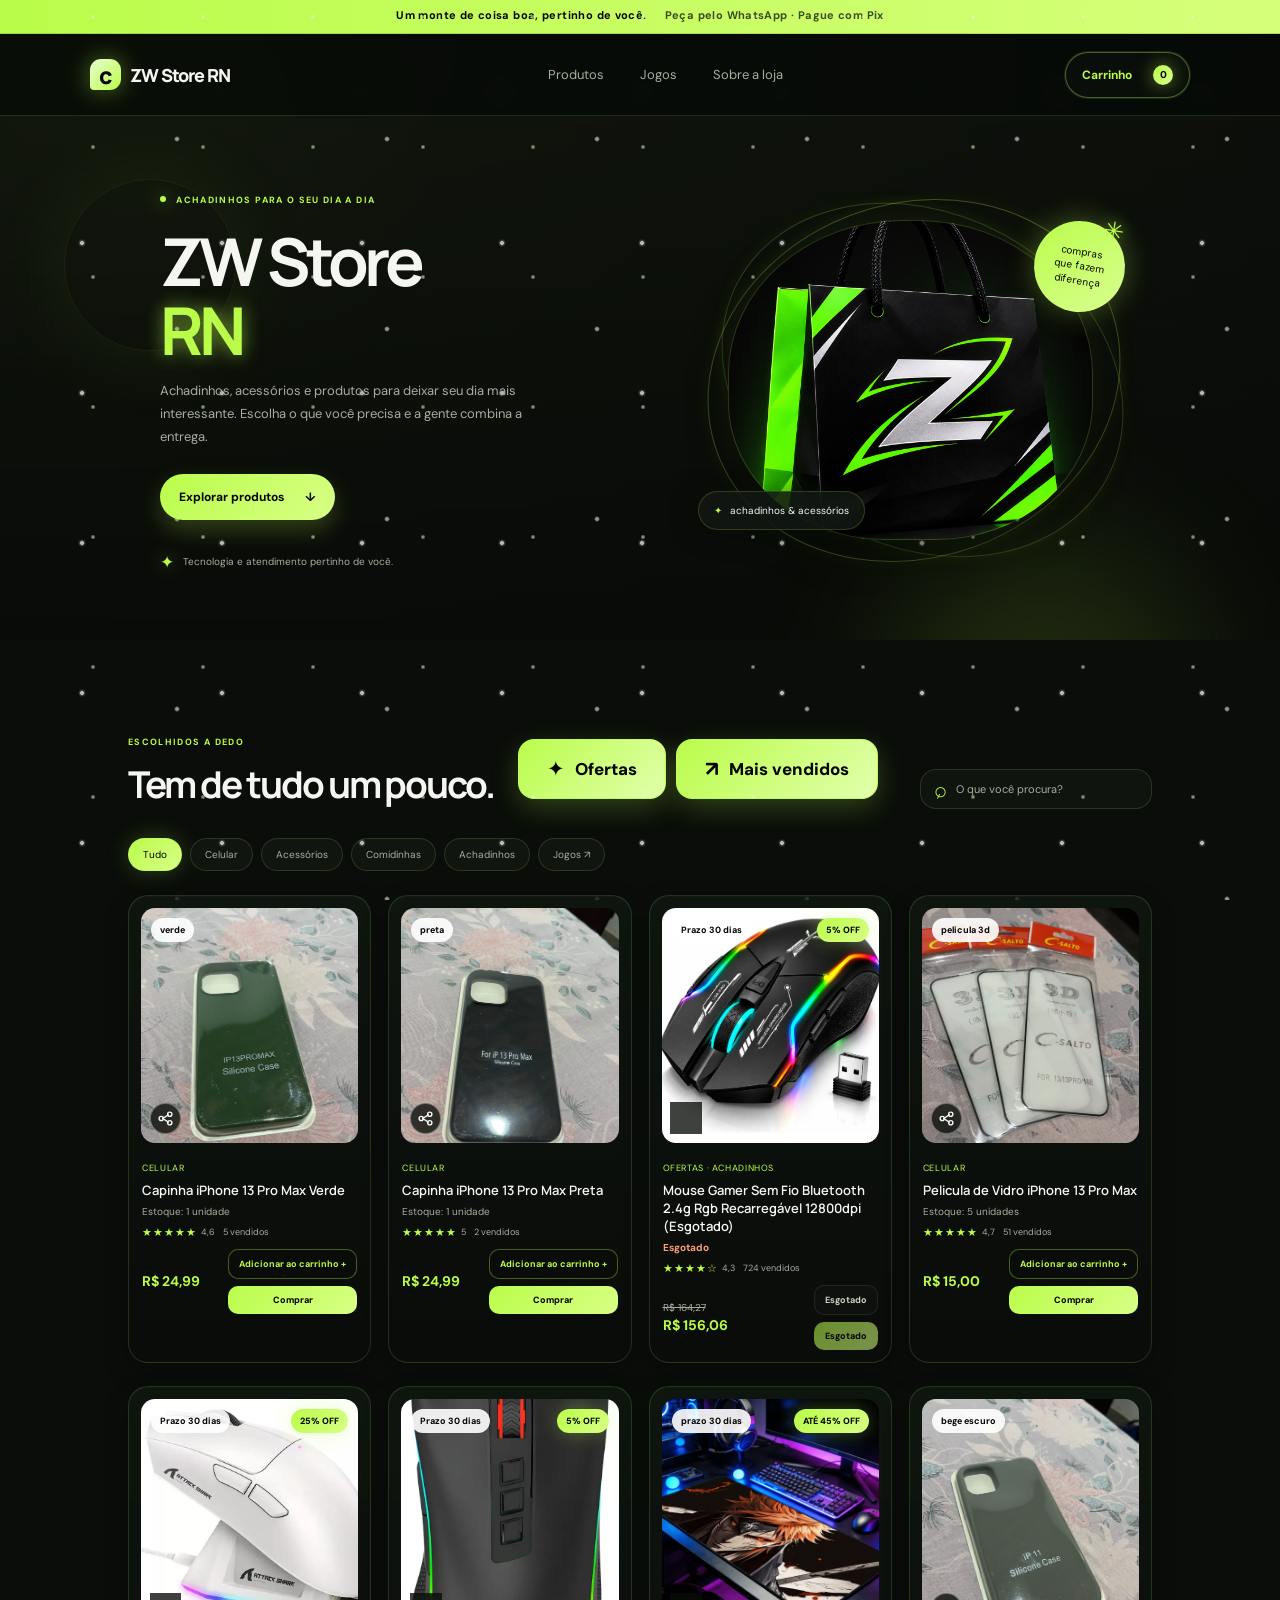
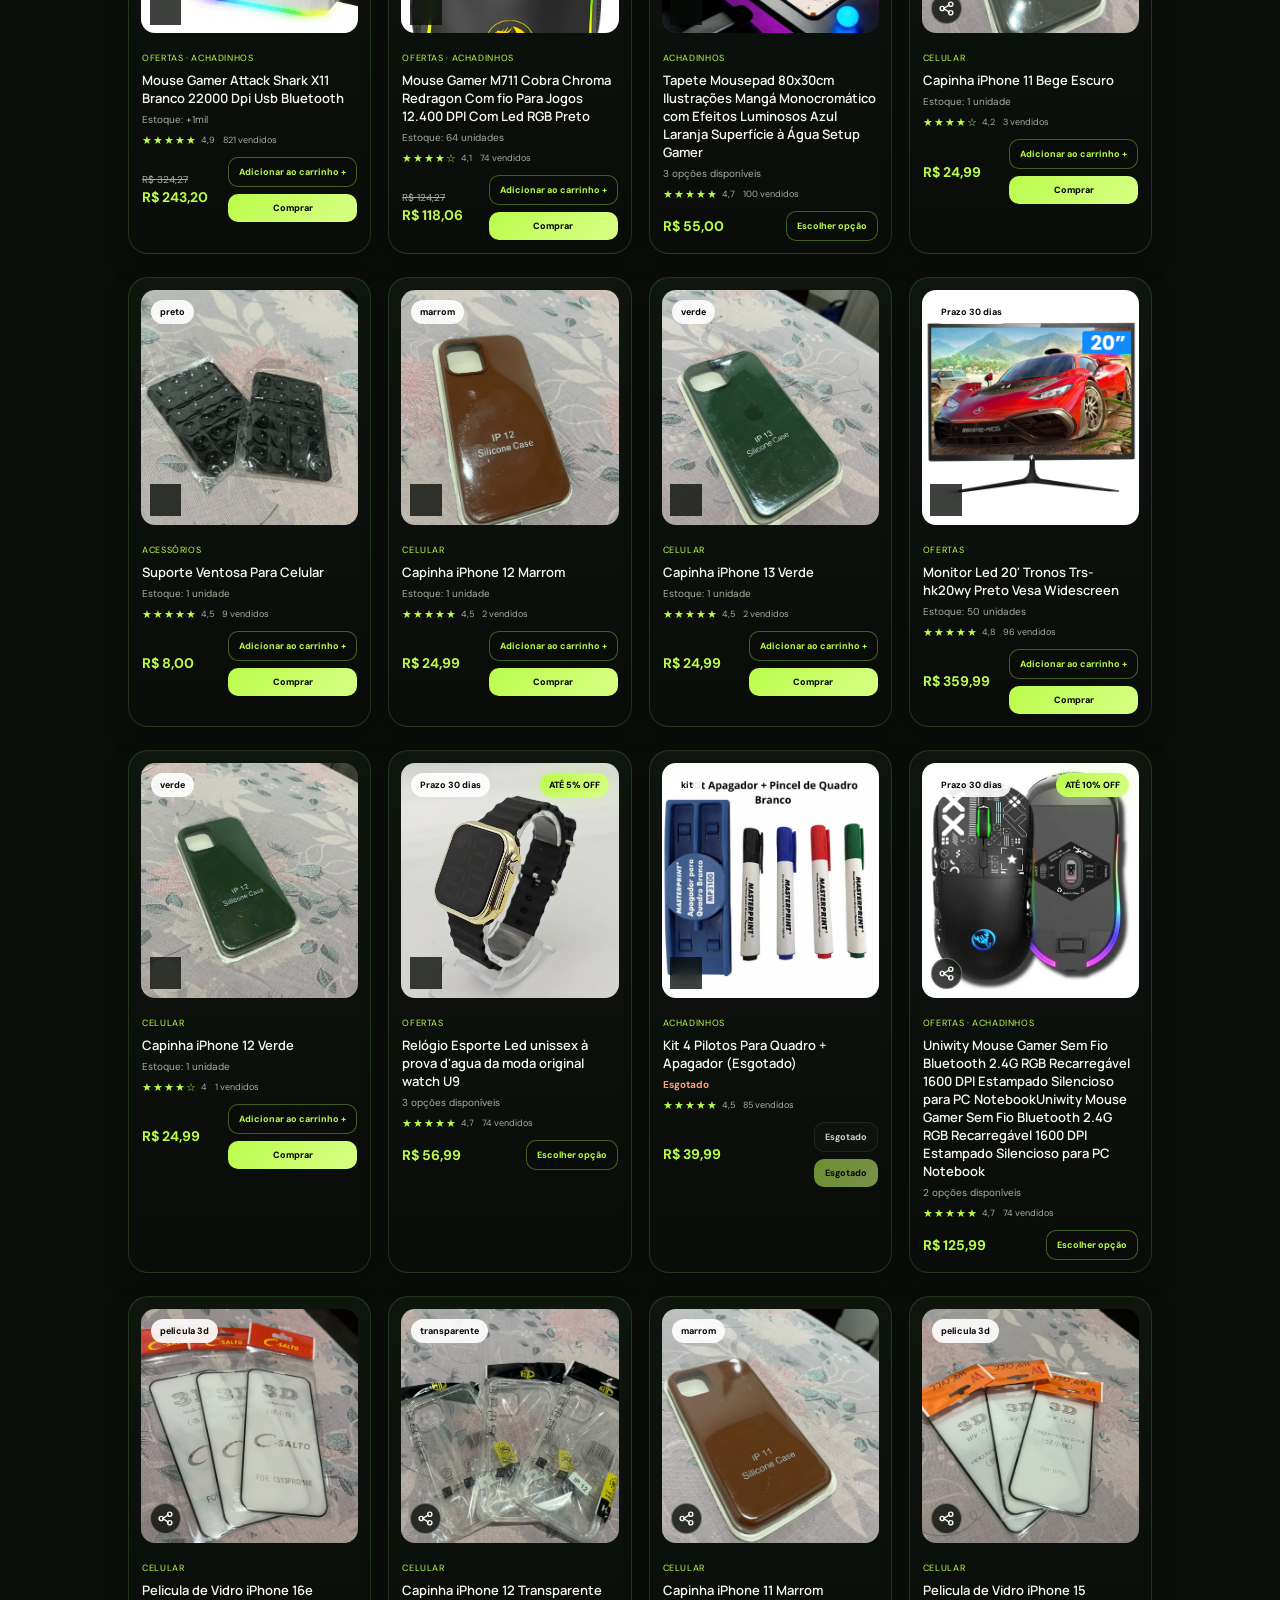
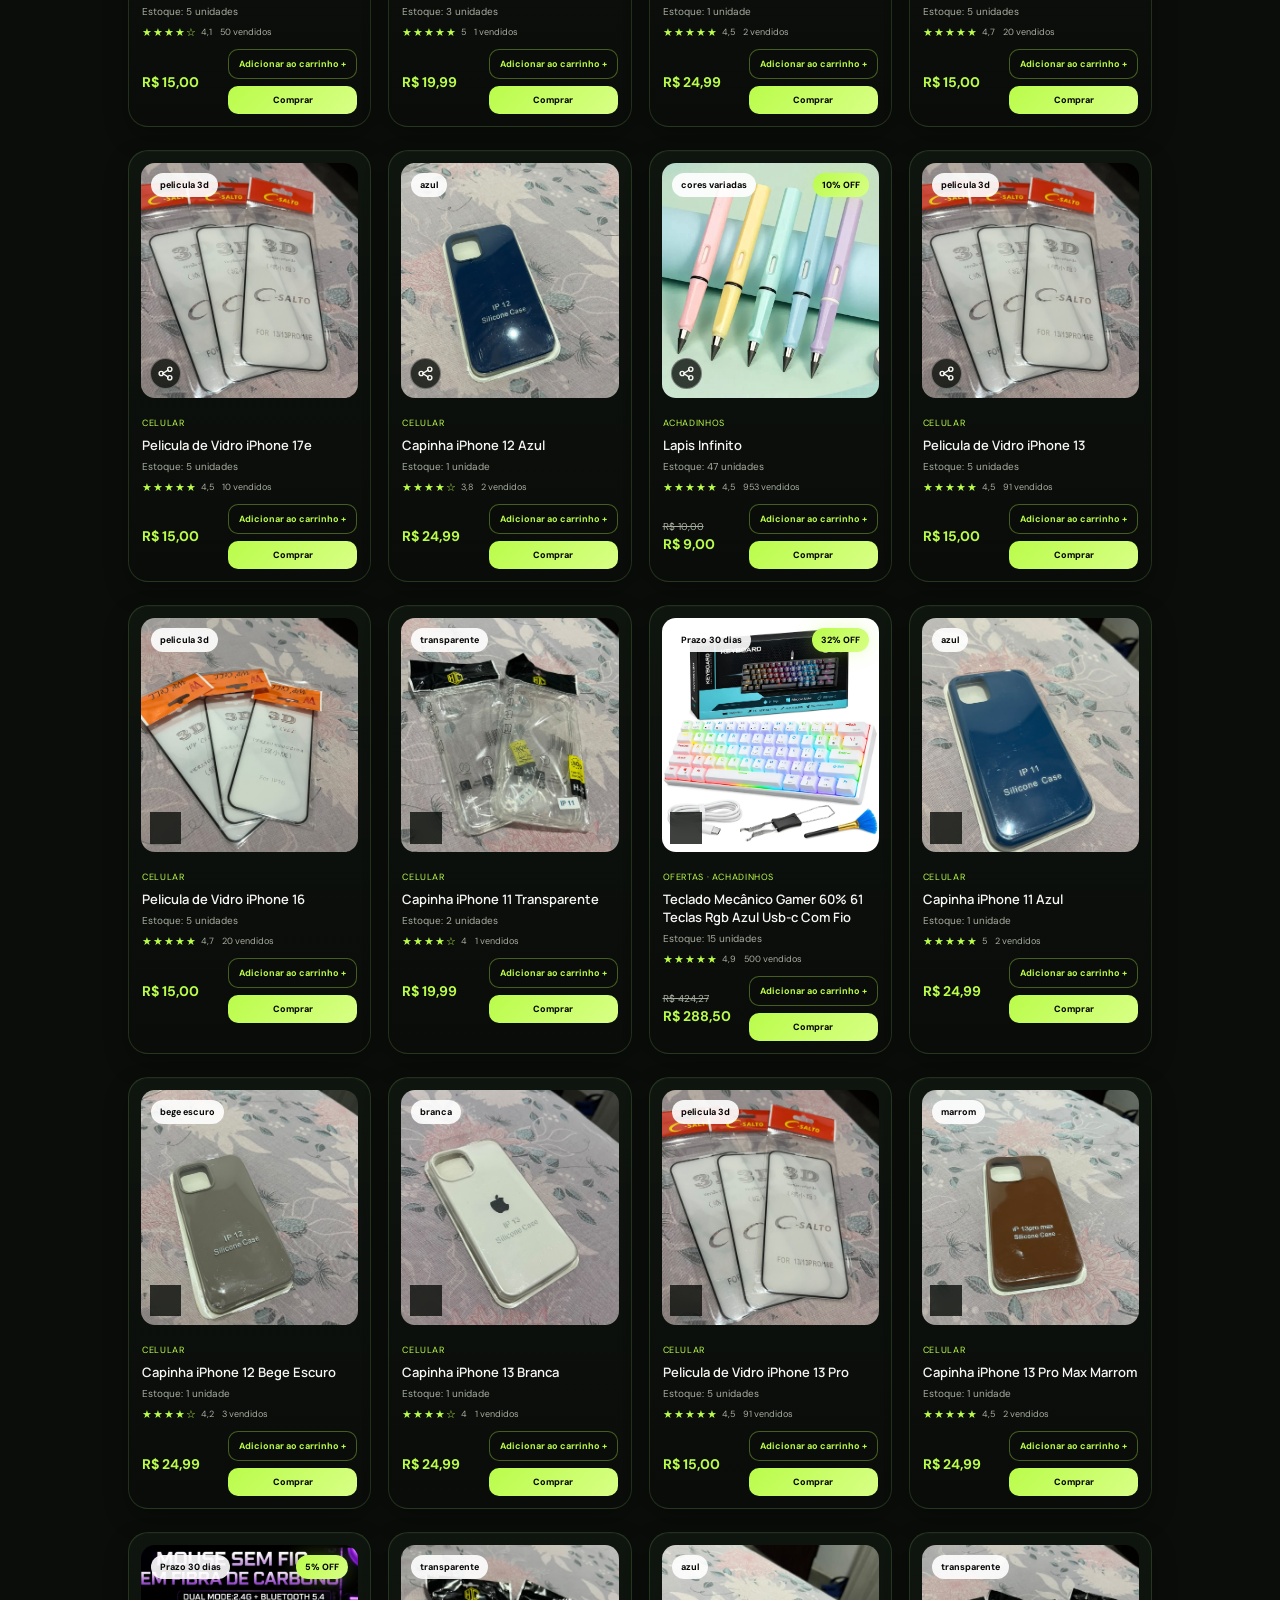
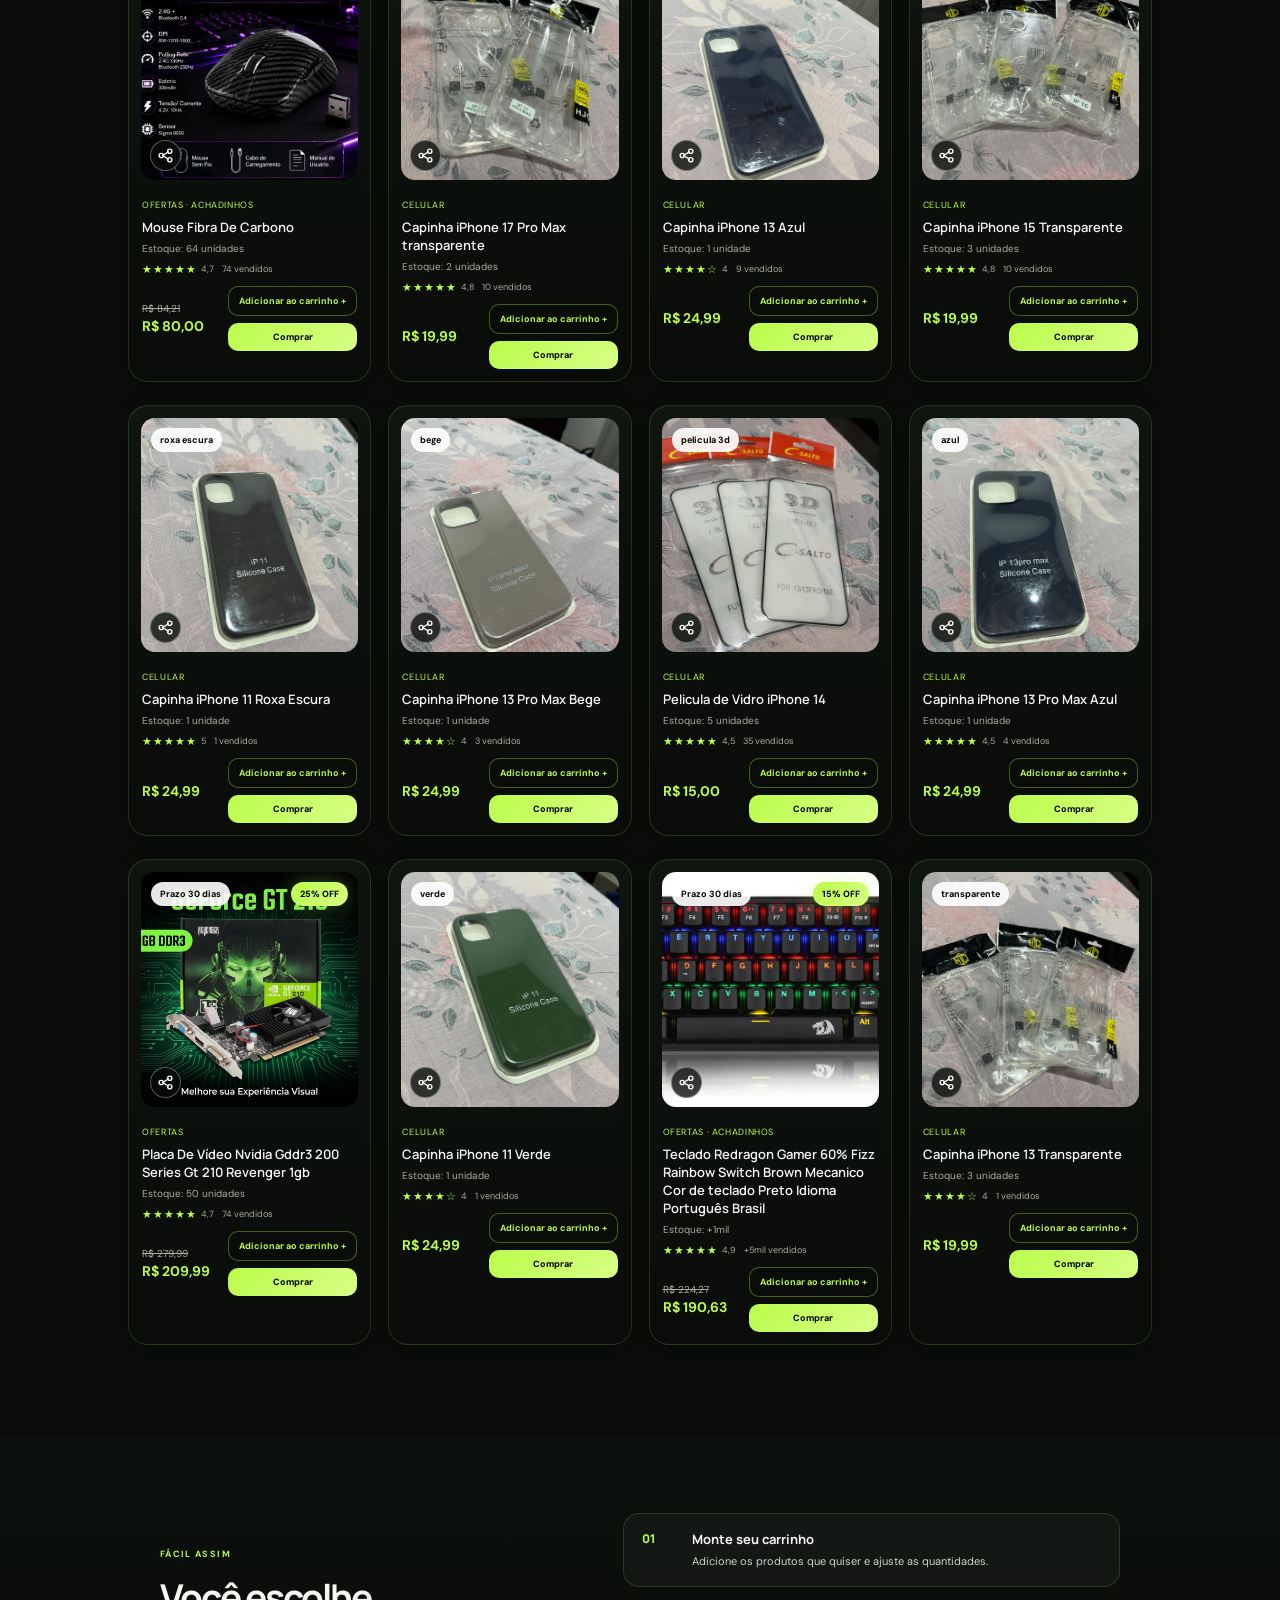
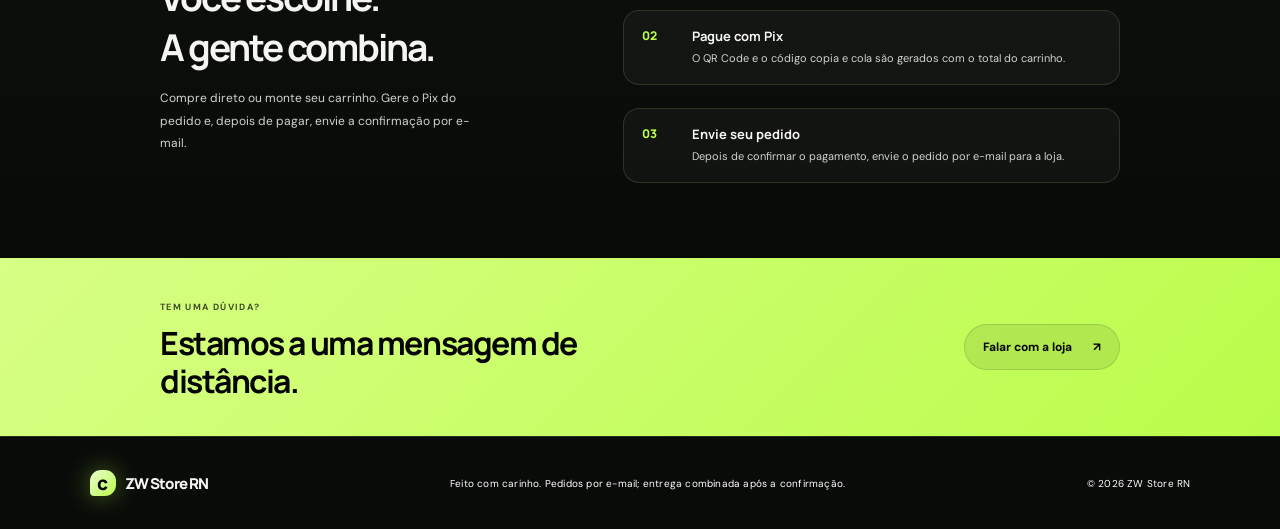
<file: index.html>
<!doctype html>
<html lang="pt-BR">
  <head>
    <meta charset="UTF-8" />
    <meta name="viewport" content="width=device-width, initial-scale=1.0" />
    <meta
      name="description"
      content="ZW Store RN: tecnologia, acessórios e achadinhos. Peça pelo WhatsApp e pague com Pix."
    />
    <meta name="theme-color" content="#f7f5ef" />
    <title>ZW Store RN — Tecnologia e acessórios</title>
    <link rel="preconnect" href="https://fonts.googleapis.com" />
    <link rel="preconnect" href="https://fonts.gstatic.com" crossorigin />
    <link
      href="https://fonts.googleapis.com/css2?family=DM+Sans:wght@400;500;600;700&family=Manrope:wght@400;500;600;700;800&display=swap"
      rel="stylesheet"
    />
    <link rel="stylesheet" href="style.css" />
    <!-- <script src="account-system.js" defer></script> -->
    <script src="app.js" defer></script>
  </head>
  <body>
    <div class="announcement">
      <span>Um monte de coisa boa, pertinho de você.</span>
      <span class="announcement-detail">Peça pelo WhatsApp · Pague com Pix</span>
    </div>

    <header class="site-header">
      <a class="brand" href="#" aria-label="ZW Store RN — início">
        <span class="brand-icon" aria-hidden="true">c</span>
        <span class="brand-name">ZW Store RN</span>
      </a>
      <nav class="main-nav" aria-label="Navegação principal">
        <a href="#produtos">Produtos</a>
        <a href="./jogos.html">Jogos</a>
        <!-- <a href="#conta">Minha Conta</a> -->
        <a href="#sobre">Sobre a loja</a>
      </nav>
      <!-- <a class="header-cta account-trigger" href="#conta">Minha Conta</a> -->
      <button class="header-cta cart-trigger" id="cart-open" type="button" aria-haspopup="dialog" aria-controls="cart-dialog">
        Carrinho <span class="cart-count" id="cart-count">0</span>
      </button>
    </header>

    <main>
      <section class="hero" aria-labelledby="hero-title">
        <div class="hero-copy">
          <span class="eyebrow"><span class="eyebrow-dot"></span> ACHADINHOS PARA O SEU DIA A DIA</span>
          <h1 id="hero-title">ZW Store<br /><span>RN</span></h1>
          <p>Achadinhos, acessórios e produtos para deixar seu dia mais interessante. Escolha o que você precisa e a gente combina a entrega.</p>
          <a class="primary-button" href="#produtos">Explorar produtos <span aria-hidden="true">↓</span></a>
          <div class="hero-note">
            <span class="note-icon" aria-hidden="true">✦</span>
            <span>Tecnologia e atendimento pertinho de você.</span>
          </div>
        </div>
        <div class="hero-art" aria-label="Seleção especial de produtos">
          <div class="hero-orbit orbit-one"></div>
          <div class="hero-orbit orbit-two"></div>
          <div class="hero-photo"></div>
          <div class="hero-sticker"><span>compras<br />que fazem diferença</span><b>✳</b></div>
          <div class="hero-tag"><span>✦</span> achadinhos & acessórios</div>
        </div>
      </section>

      <section class="catalog section-wrap" id="produtos" aria-labelledby="catalog-title">
        <div class="section-heading">
          <div class="catalog-title-group">
            <div class="catalog-title-copy">
              <span class="eyebrow">ESCOLHIDOS A DEDO</span>
              <h2 id="catalog-title">Tem de tudo um pouco.</h2>
            </div>
            <div class="catalog-feature-buttons">
              <button class="offers-feature-button" id="offers-feature-button" type="button" data-category="Ofertas" aria-pressed="false">
                <span aria-hidden="true">✦</span> Ofertas
              </button>
              <button class="offers-feature-button" id="bestsellers-feature-button" type="button" data-category="Mais vendidos" aria-pressed="false">
                <span aria-hidden="true">↗</span> Mais vendidos
              </button>
            </div>
          </div>
          <label class="search-box">
            <span aria-hidden="true">⌕</span>
            <input id="search" type="search" placeholder="O que você procura?" aria-label="Buscar produtos" />
          </label>
        </div>

        <div class="category-list" role="group" aria-label="Filtrar por categoria">
          <button class="category-chip active" type="button" data-category="Todos" aria-pressed="true">Tudo</button>
          <button class="category-chip" type="button" data-category="Celular" aria-pressed="false">Celular</button>
          <button class="category-chip" type="button" data-category="Acessórios" aria-pressed="false">Acessórios</button>
          <button class="category-chip" type="button" data-category="Comidinhas" aria-pressed="false">Comidinhas</button>
          <button class="category-chip" type="button" data-category="Achadinhos" aria-pressed="false">Achadinhos</button>
          <a class="category-chip" href="./jogos.html">Jogos ↗</a>
        </div>

        <div class="product-grid" id="product-grid" aria-live="polite"></div>
        <p class="empty-state" id="empty-state" hidden>Nenhum produto encontrado. Tente outra busca.</p>
      </section>

      <div class="product-detail-backdrop" id="product-detail-backdrop" hidden>
        <section class="product-detail-dialog" id="product-detail-dialog" role="dialog" aria-modal="true" aria-labelledby="product-detail-title">
          <button class="product-detail-close" id="product-detail-close" type="button" aria-label="Fechar detalhes do produto">×</button>
          <div class="product-detail-image-wrap">
            <img class="product-detail-image" id="product-detail-image" alt="" />
            <video class="product-detail-video" id="product-detail-video" controls playsinline preload="metadata" hidden aria-label="Vídeo do produto"></video>
            <span class="product-detail-discount-badge" id="product-detail-discount-badge" hidden></span>
            <button class="product-detail-image-nav product-detail-image-previous" id="product-detail-image-previous" type="button" aria-label="Mídia anterior" hidden>‹</button>
            <button class="product-detail-image-nav product-detail-image-next" id="product-detail-image-next" type="button" aria-label="Próxima mídia" hidden>›</button>
            <span class="product-detail-image-count" id="product-detail-image-count" aria-live="polite" hidden></span>
            <div class="product-detail-thumbnails" id="product-detail-thumbnails" role="group" aria-label="Fotos e vídeos do produto" hidden></div>
            <button class="share-product-button" id="product-detail-share" type="button" aria-label="Compartilhar este produto" title="Ícone de compartilhamento de Dave Gandy (Icon-Icons.com)"><svg class="share-icon" viewBox="0 0 24 24" aria-hidden="true"><path d="M8 12 16 7M8 12l8 5" /><circle cx="6" cy="12" r="3" /><circle cx="18" cy="6" r="3" /><circle cx="18" cy="18" r="3" /></svg></button>
          </div>
          <div class="product-detail-content">
            <span class="product-category" id="product-detail-category"></span>
            <h2 id="product-detail-title"></h2>
            <div class="product-detail-price" id="product-detail-price"></div>
            <div class="product-detail-variants" id="product-detail-variants" hidden></div>
            <div class="product-detail-stats">
              <div>
                <span class="product-detail-stat-label">Avaliação</span>
                <div class="product-detail-rating">
                  <span class="product-detail-stars" id="product-detail-stars" aria-hidden="true"></span>
                  <span id="product-detail-rating"></span>
                </div>
              </div>
              <div>
                <span class="product-detail-stat-label">Estoque</span>
                <strong id="product-detail-stock"></strong>
              </div>
              <div>
                <span class="product-detail-stat-label">Comprados</span>
                <strong id="product-detail-purchases"></strong>
              </div>
            </div>
            <div class="product-detail-actions">
              <button class="order-button" id="product-detail-add" type="button">Adicionar ao carrinho</button>
              <button class="direct-buy-button" id="product-detail-buy" type="button">Comprar</button>
            </div>
            <h3 class="product-detail-description-title">Descrição</h3>
            <p class="product-detail-description" id="product-detail-description"></p>
            <p class="product-share-status" id="product-share-status" role="status" hidden></p>
            <a class="product-share-whatsapp" id="product-share-whatsapp" target="_blank" rel="noopener noreferrer" hidden>Compartilhar pelo WhatsApp</a>
            <input class="product-share-url" id="product-share-url" type="url" readonly aria-label="Link direto do produto" hidden />
            <section class="product-reviews" aria-labelledby="product-reviews-title">
              <h3 id="product-reviews-title">Avaliações deste produto</h3>
              <div class="reviews-list" id="product-reviews-list" aria-live="polite">
                <p class="reviews-empty" id="product-reviews-empty">Carregando avaliações...</p>
              </div>
              <div class="reviews-import">
                <label class="reviews-import-button" for="approved-reviews-file">Carregar avaliações aprovadas</label>
                <input id="approved-reviews-file" type="file" accept=".json,application/json" />
                <p class="reviews-import-status" id="reviews-import-status" role="status"></p>
              </div>
              <form class="review-form" id="review-form">
                <h3>Avalie este produto</h3>
                <p>Ao enviar, seu aplicativo de e-mail abrirá com a avaliação pronta para zwstorern@gmail.com. Se não abrir, você poderá compor a mensagem pelo Gmail no navegador. Revise e confirme o envio; seu e-mail não será publicado nas avaliações.</p>
                <div class="review-form-fields">
                  <label for="review-name">Seu nome</label>
                  <input id="review-name" name="name" type="text" maxlength="50" autocomplete="name" required />
                  <label for="review-email">Seu e-mail</label>
                  <input id="review-email" name="email" type="email" maxlength="254" autocomplete="email" required />
                  <label for="review-rating">Sua nota</label>
                  <select id="review-rating" name="rating" required>
                    <option value="">Escolha de 1 a 5 estrelas</option>
                    <option value="5">★★★★★ — 5 estrelas</option>
                    <option value="4">★★★★☆ — 4 estrelas</option>
                    <option value="3">★★★☆☆ — 3 estrelas</option>
                    <option value="2">★★☆☆☆ — 2 estrelas</option>
                    <option value="1">★☆☆☆☆ — 1 estrela</option>
                  </select>
                  <label for="review-message">Comentário</label>
                  <textarea id="review-message" name="message" rows="3" maxlength="500" required></textarea>
                </div>
                <button class="checkout-button review-submit" type="submit">Enviar avaliação por e-mail</button>
                <a class="review-email-fallback" id="review-email-fallback" target="_blank" rel="noopener noreferrer" hidden>Se o app não abrir, compor pelo Gmail no navegador</a>
                <p class="review-status" id="review-status" role="status"></p>
              </form>
            </section>
          </div>
        </section>
      </div>

      <div class="cart-backdrop" id="cart-backdrop" hidden>
        <section class="cart-dialog" id="cart-dialog" role="dialog" aria-modal="true" aria-labelledby="cart-title">
          <div class="cart-heading">
            <div>
              <span class="eyebrow">SEUS ACHADINHOS</span>
              <h2 id="cart-title">Meu carrinho</h2>
            </div>
            <button class="cart-close" id="cart-close" type="button" aria-label="Fechar carrinho">×</button>
          </div>
          <div class="cart-items" id="cart-items" aria-live="polite"></div>
          <p class="cart-empty" id="cart-empty">Seu carrinho ainda está vazio. Escolha seus produtos favoritos!</p>
          <div class="cart-summary" id="cart-summary" hidden>
            <div class="cart-total"><span>Subtotal</span><strong id="cart-subtotal"></strong></div>
            <div class="cart-discount" id="cart-discount-row" hidden><span>Descontos nos produtos</span><strong id="cart-discount"></strong></div>
            <div class="cart-discount" id="cart-volume-discount-row" hidden><span id="cart-volume-discount-label"></span><strong id="cart-volume-discount"></strong></div>
            <div class="cart-total"><span>Total dos produtos</span><strong id="cart-total"></strong></div>
            <p class="cart-promotion-hint" id="cart-discount-hint" hidden></p>
            <!-- <label class="cart-coupon-field" for="cart-coupon-select">
              Cupom da sua conta
              <select id="cart-coupon-select">
                <option value="">Não usar cupom</option>
              </select>
            </label>
            <div class="cart-discount" id="account-coupon-row" hidden><span id="account-coupon-label">Cupom</span><strong id="account-coupon-discount"></strong></div> -->
            <p>Entrega combinada pelo WhatsApp.</p>
            <form class="customer-form" id="customer-form" hidden>
              <h3>Dados para o pedido</h3>
              <p>Preencha antes de gerar o Pix. Os dados ficam salvos neste navegador e serão enviados por e-mail junto do pedido.</p>
              <label class="customer-field customer-field-wide" for="customer-name">
                Nome completo
                <input id="customer-name" name="name" type="text" autocomplete="name" minlength="3" required />
              </label>
              <label class="customer-field" for="customer-cpf">
                CPF
                <input id="customer-cpf" name="cpf" type="text" inputmode="numeric" autocomplete="off" pattern="[0-9]{11}|[0-9]{3}\.[0-9]{3}\.[0-9]{3}-[0-9]{2}" title="Digite os 11 números do CPF, com ou sem pontuação." required />
              </label>
              <label class="customer-field" for="customer-cep">
                CEP
                <input id="customer-cep" name="cep" type="text" inputmode="numeric" autocomplete="postal-code" pattern="[0-9]{8}|[0-9]{5}-[0-9]{3}" title="Digite os 8 números do CEP, com ou sem hífen." required />
              </label>
              <label class="customer-field customer-field-wide" for="customer-street">
                Rua
                <input id="customer-street" name="street" type="text" autocomplete="street-address" required />
              </label>
              <label class="customer-field" for="customer-house-number">
                N° de casa
                <input id="customer-house-number" name="houseNumber" type="text" autocomplete="off" required />
              </label>
              <label class="customer-field" for="customer-email">
                E-mail
                <input id="customer-email" name="email" type="email" autocomplete="email" required />
              </label>
            </form>
            <button class="checkout-button" id="checkout-button" type="button">Comprar <span aria-hidden="true">↗</span></button>
            <section class="payment-details" id="payment-details" aria-labelledby="payment-title" hidden>
              <h3 id="payment-title">Pague com Pix</h3>
              <strong class="pix-amount" id="pix-amount"></strong>
              <p>Escaneie o QR Code no aplicativo do seu banco ou copie o código Pix. O valor corresponde ao total do pedido.</p>
              <img class="pix-qr-code" id="pix-qr-code" alt="" width="240" height="240" />
              <label class="pix-code-label" for="pix-code">Código Pix copia e cola</label>
              <textarea id="pix-code" class="pix-code" readonly rows="4" aria-label="Código Pix copia e cola"></textarea>
              <button class="copy-pix-button" id="copy-pix-button" type="button">Copiar código Pix</button>
              <p class="payment-notice" id="payment-notice" role="status"></p>
              <button class="send-order-button" id="send-order-button" type="button" hidden>Já paguei — enviar pedido por e-mail</button>
            </section>
          </div>
        </section>
      </div>

      <!-- <section class="account-section section-wrap" id="conta" aria-labelledby="account-title">
        <div class="account-heading">
          <div>
            <span class="eyebrow">ÁREA DO CLIENTE</span>
            <h2 id="account-title">Minha Conta</h2>
          </div>
        </div>
        <div class="account-grid">
          <section class="account-card" aria-labelledby="account-access-title">
            <h3 id="account-access-title">Acesse sua conta</h3>
            <div id="account-auth">
              <form id="account-login-form" class="account-form">
                <label for="account-login-email">E-mail</label>
                <input id="account-login-email" name="email" type="email" autocomplete="email" required />
                <label for="account-login-password">Senha</label>
                <input id="account-login-password" name="password" type="password" autocomplete="current-password" minlength="8" required />
                <button class="checkout-button" type="submit">Entrar</button>
              </form>
              <details class="account-register">
                <summary>Criar Conta</summary>
                <form id="account-register-form" class="account-form">
                  <label for="account-register-name">Nome</label>
                  <input id="account-register-name" name="name" type="text" autocomplete="name" maxlength="80" required />
                  <label for="account-register-email">E-mail</label>
                  <input id="account-register-email" name="email" type="email" autocomplete="email" required />
                  <label for="account-register-password">Senha (mínimo 8 caracteres)</label>
                  <input id="account-register-password" name="password" type="password" autocomplete="new-password" minlength="8" required />
                  <button class="checkout-button" type="submit">Criar conta neste navegador</button>
                </form>
              </details>
              <p class="account-status" id="account-auth-status" role="status"></p>
            </div>
            <div id="account-profile" hidden>
              <p><strong>Nome:</strong> <span id="account-profile-name"></span></p>
              <p><strong>E-mail:</strong> <span id="account-profile-email"></span></p>
              <p><strong>Assinatura:</strong> <span id="account-subscription-status"></span></p>
              <p><strong>Giros disponíveis:</strong> <span id="account-spins"></span></p>
              <div class="account-signup-email" id="account-signup-email">
                <p>Para avisar a loja, abra o e-mail pronto com seu nome e e-mail e toque em Enviar. Sua senha não será incluída.</p>
                <a class="account-secondary-button" id="account-signup-email-link">Enviar cadastro à loja</a>
              </div>
              <button class="account-secondary-button" id="subscription-open" type="button">Contratar assinatura · R$ 19,99/mês</button>
              <section class="subscription-payment" id="subscription-payment" hidden aria-labelledby="subscription-payment-title">
                <h4 id="subscription-payment-title">Assinatura mensal · R$ 19,99</h4>
                <p>Faça o Pix abaixo. Depois, envie o comprovante por e-mail para conferência manual. O pagamento não ativa a assinatura automaticamente.</p>
                <img class="pix-qr-code" id="subscription-pix-qr" alt="" width="240" height="240" />
                <label class="pix-code-label" for="subscription-pix-code">Código Pix copia e cola</label>
                <textarea class="pix-code" id="subscription-pix-code" readonly rows="4" aria-label="Código Pix da assinatura"></textarea>
                <button class="copy-pix-button" id="subscription-copy-pix" type="button">Copiar Pix da assinatura</button>
                <a class="account-secondary-button" id="subscription-send-proof">Preparar e-mail e anexar comprovante</a>
                <p class="payment-notice" id="subscription-payment-status" role="status"></p>
              </section>
              <button class="account-secondary-button" id="account-logout" type="button">Sair da conta local</button>
            </div>
          </section>
          <section class="account-card wheel-card" aria-labelledby="wheel-title">
            <span class="eyebrow">PRÊMIOS EM MODO DE DEMONSTRAÇÃO</span>
            <h3 id="wheel-title">Roleta de descontos</h3>
            <p class="wheel-intro">Entre na sua conta local para testar a roleta. Cupons e giros ficam apenas neste navegador.</p>
            <div class="wheel-wrap">
              <span class="wheel-pointer" aria-hidden="true"></span>
              <div class="discount-wheel" id="discount-wheel" aria-label="Roleta com cinco faixas iguais: 1%, 2%, 5%, 15% e 20%">
                <div class="wheel-labels" id="wheel-labels" aria-hidden="true"></div>
                <button class="wheel-spin-button" id="wheel-spin" type="button">GIRAR</button>
              </div>
            </div>
            <p class="wheel-result" id="wheel-result" role="status">Cadastre-se ou entre para ver seus giros.</p>
          </section>
          <section class="account-card account-wide" id="account-coupons-card" hidden aria-labelledby="my-coupons-title">
            <h3 id="my-coupons-title">Meus Cupons</h3>
            <div class="account-coupon-list" id="account-coupon-list"></div>
            <h3>Histórico de giros</h3>
            <div class="account-history-list" id="account-spin-history"></div>
          </section>
          <section class="account-card account-wide account-admin" id="account-admin-panel" hidden aria-labelledby="admin-title">
            <div class="admin-dashboard-heading">
              <div>
                <span class="eyebrow">ZW STORE · ADMINISTRAÇÃO</span>
                <h3 id="admin-title">Painel do administrador</h3>
              </div>
              <span class="admin-account-badge">Conta da loja</span>
            </div>
            <div class="admin-overview" aria-label="Resumo das contas">
              <article><span>Contas cadastradas</span><strong id="admin-total-users">0</strong></article>
              <article><span>Assinaturas ativas</span><strong id="admin-active-subscriptions">0</strong></article>
              <article><span>Giros disponíveis</span><strong id="admin-total-spins">0</strong></article>
            </div>
            <div class="admin-search-row">
              <label for="admin-user-search">Buscar cliente</label>
              <input id="admin-user-search" type="search" placeholder="Nome ou e-mail" autocomplete="off" />
              <label class="admin-filter-label" for="admin-subscription-filter">Assinatura</label>
              <select id="admin-subscription-filter">
                <option value="all">Todas</option>
                <option value="active">Ativas</option>
                <option value="inactive">Inativas</option>
              </select>
            </div>
            <p class="admin-data-notice">A lista mostra apenas contas salvas neste navegador. Para definir o status e os giros de cada e-mail no código, edite CUSTOMER_ENTITLEMENTS em account-system.js e incremente revision. Essa configuração fica pública no site.</p>
            <div class="admin-user-list" id="admin-user-list"></div>
            <div id="admin-user-details" hidden>
              <h4 id="admin-selected-name"></h4>
              <p id="admin-selected-email"></p>
              <p>Assinatura local: <strong id="admin-selected-subscription"></strong> · giros: <strong id="admin-selected-spins"></strong></p>
              <div class="admin-actions">
                <button class="account-secondary-button" id="admin-toggle-subscription" type="button">Ativar/desativar assinatura</button>
                <label for="admin-spin-amount">Ajustar giros (+/-)</label>
                <input id="admin-spin-amount" type="number" step="1" value="5" />
                <button class="account-secondary-button" id="admin-adjust-spins" type="button">Aplicar ajuste e registrar renovação</button>
              </div>
              <h4>Cupons e alterações</h4>
              <div class="account-history-list" id="admin-customer-history"></div>
            </div>
            <details class="account-rules">
              <summary>Regras locais para novos cupons</summary>
              <label for="coupon-expiry-days">Validade (dias)</label>
              <input id="coupon-expiry-days" type="number" min="1" max="365" value="30" />
              <label for="coupon-minimum">Compra mínima (R$)</label>
              <input id="coupon-minimum" type="number" min="0" step="0.01" value="0" />
              <button class="account-secondary-button" id="save-coupon-rules" type="button">Salvar regras neste navegador</button>
            </details>
            <p class="account-status" id="admin-status" role="status"></p>
          </section>
        </div>
      </section> -->

      <section class="how-it-works" id="sobre">
        <div class="how-copy">
          <span class="eyebrow">FÁCIL ASSIM</span>
          <h2>Você escolhe.<br />A gente combina.</h2>
          <p>Compre direto ou monte seu carrinho. Gere o Pix do pedido e, depois de pagar, envie a confirmação por e-mail.</p>
        </div>
        <div class="steps">
          <article class="step">
            <span class="step-number">01</span>
            <div><h3>Monte seu carrinho</h3><p>Adicione os produtos que quiser e ajuste as quantidades.</p></div>
          </article>
          <article class="step">
            <span class="step-number">02</span>
            <div><h3>Pague com Pix</h3><p>O QR Code e o código copia e cola são gerados com o total do carrinho.</p></div>
          </article>
          <article class="step">
            <span class="step-number">03</span>
            <div><h3>Envie seu pedido</h3><p>Depois de confirmar o pagamento, envie o pedido por e-mail para a loja.</p></div>
          </article>
        </div>
      </section>

      <section class="closing-banner">
        <div>
          <span class="eyebrow">TEM UMA DÚVIDA?</span>
          <h2>Estamos a uma mensagem de distância.</h2>
        </div>
        <a class="light-button" id="contact-link" href="#produtos">Falar com a loja <span aria-hidden="true">↗</span></a>
      </section>
    </main>

    <footer class="site-footer">
      <a class="brand footer-brand" href="#" aria-label="ZW Store RN — início">
        <span class="brand-icon" aria-hidden="true">c</span>
        <span class="brand-name">ZW Store RN</span>
      </a>
      <p>Feito com carinho. Pedidos por e-mail; entrega combinada após a confirmação.</p>
      <span class="copyright">© <span id="year"></span> ZW Store RN</span>
    </footer>
    <div class="setup-notice" id="setup-notice" role="status" hidden></div>
    <script src="comments.js" defer></script>
  </body>
</html>
</file>
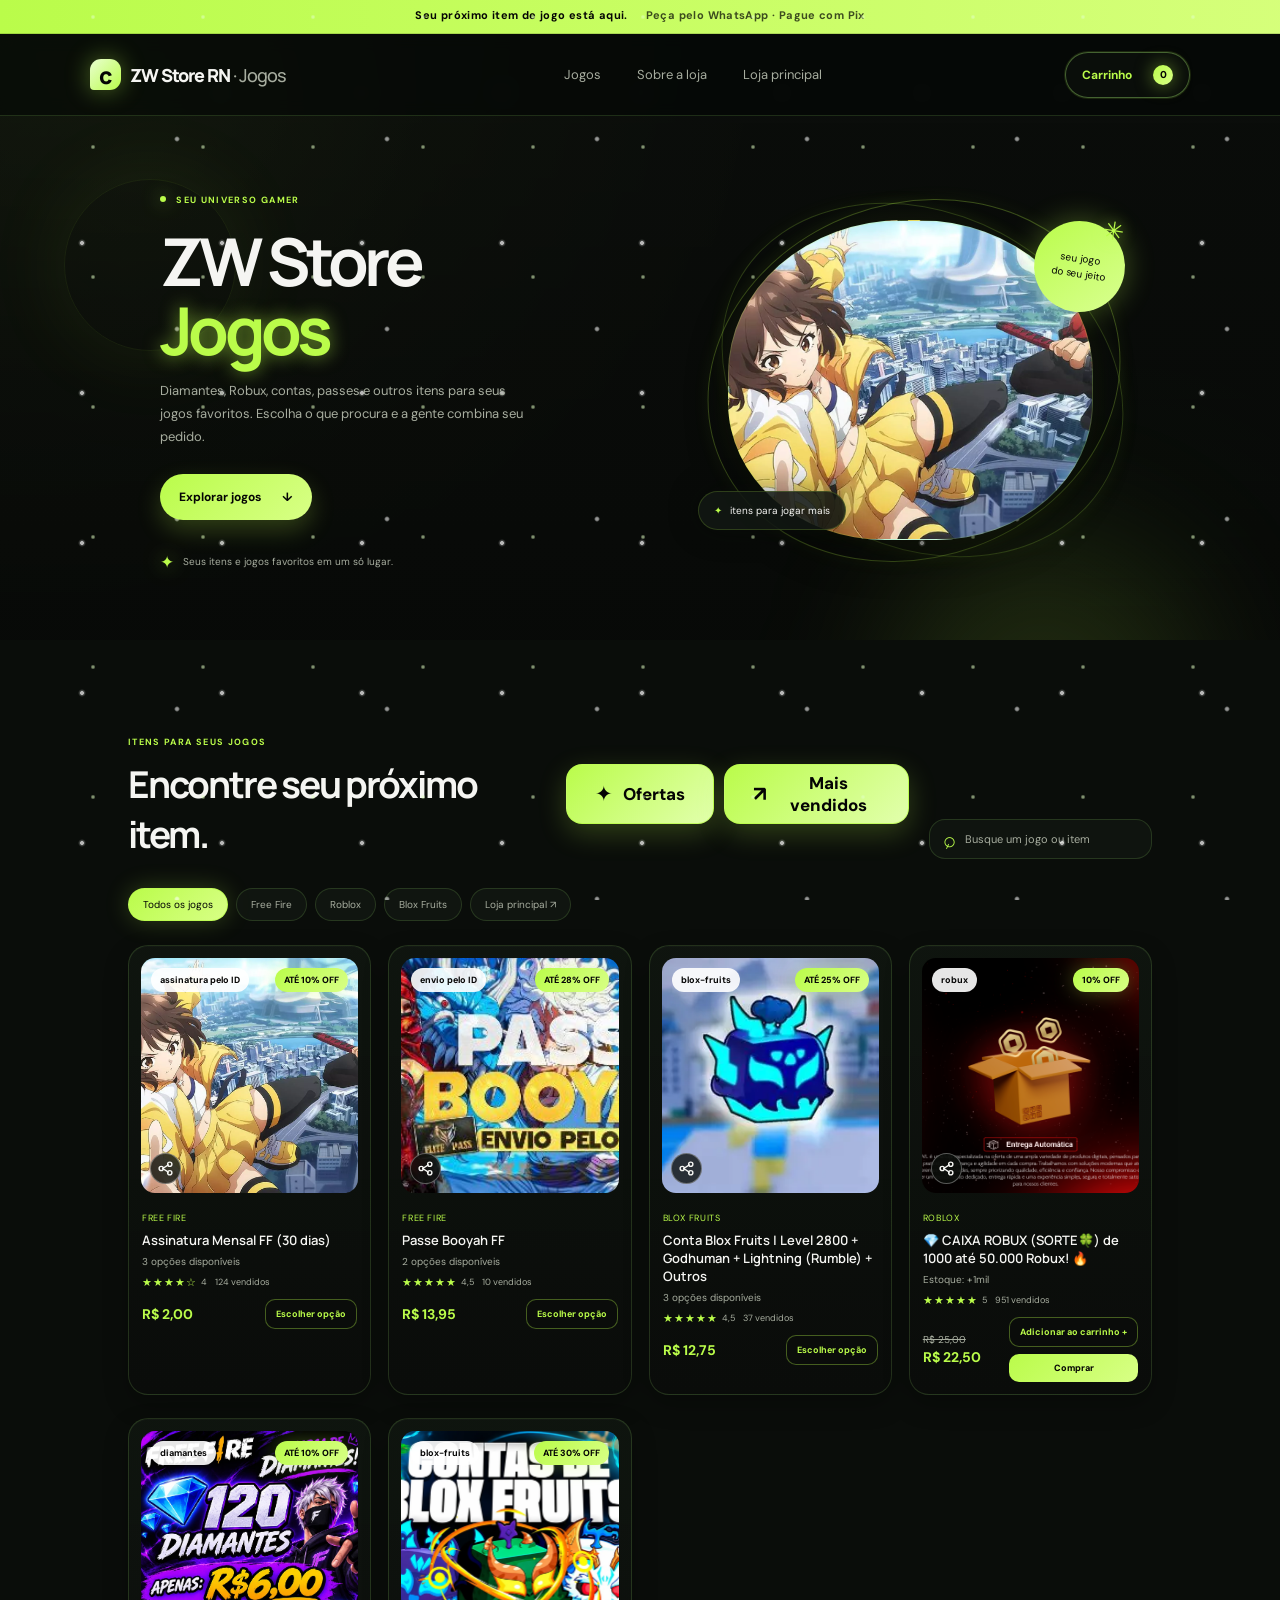
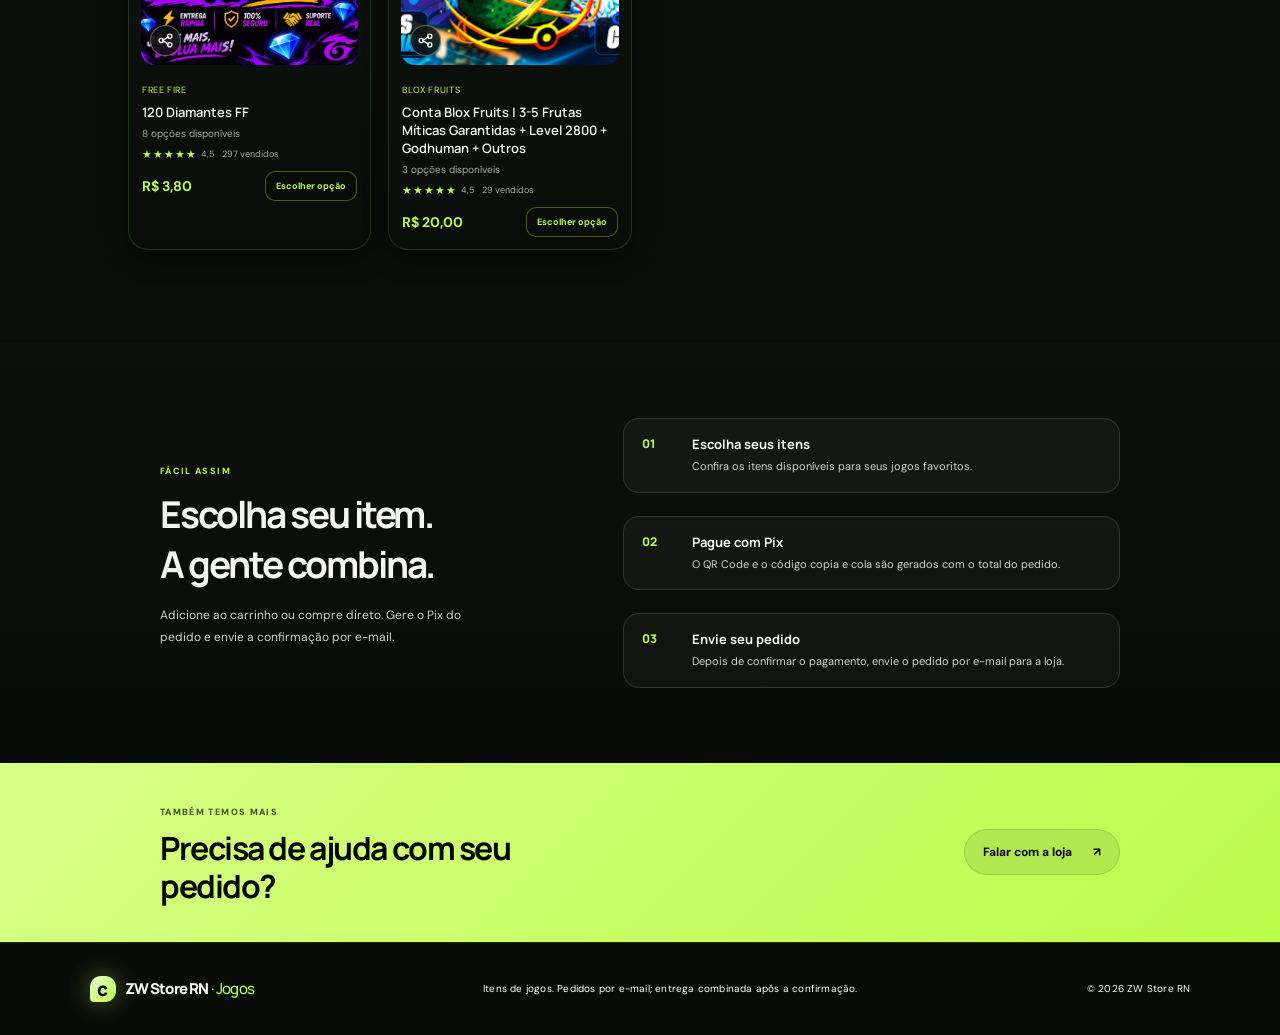
<file: jogos.html>
<!doctype html>
<html lang="pt-BR">
  <head>
    <meta charset="UTF-8" />
    <meta name="viewport" content="width=device-width, initial-scale=1.0" />
    <meta
      name="description"
      content="Jogos na ZW Store RN: diamantes, Robux, contas e passes. Peça pelo WhatsApp e pague com Pix."
    />
    <meta name="theme-color" content="#050505" />
    <title>Jogos — ZW Store RN</title>
    <link rel="preconnect" href="https://fonts.googleapis.com" />
    <link rel="preconnect" href="https://fonts.gstatic.com" crossorigin />
    <link
      href="https://fonts.googleapis.com/css2?family=DM+Sans:wght@400;500;600;700&family=Manrope:wght@400;500;600;700;800&display=swap"
      rel="stylesheet"
    />
    <link rel="stylesheet" href="style.css" />
    <!-- <script src="account-system.js" defer></script> -->
    <script src="app.js" defer></script>
  </head>
  <body data-catalog="games">
    <div class="announcement">
      <span>Seu próximo item de jogo está aqui.</span>
      <span class="announcement-detail">Peça pelo WhatsApp · Pague com Pix</span>
    </div>

    <header class="site-header">
      <a class="brand" href="./index.html" aria-label="ZW Store RN — loja principal">
        <span class="brand-icon" aria-hidden="true">c</span>
        <span class="brand-name">ZW Store RN <span>· Jogos</span></span>
      </a>
      <nav class="main-nav" aria-label="Navegação principal">
        <a href="#produtos">Jogos</a>
        <!-- <a href="./index.html#conta">Minha Conta</a> -->
        <a href="#sobre">Sobre a loja</a>
        <a href="./index.html">Loja principal</a>
      </nav>
      <!-- <a class="header-cta account-trigger" href="./index.html#conta">Minha Conta</a> -->
      <button class="header-cta cart-trigger" id="cart-open" type="button" aria-haspopup="dialog" aria-controls="cart-dialog">
        Carrinho <span class="cart-count" id="cart-count">0</span>
      </button>
    </header>

    <main>
      <section class="hero" aria-labelledby="hero-title">
        <div class="hero-copy">
          <span class="eyebrow"><span class="eyebrow-dot"></span> SEU UNIVERSO GAMER</span>
          <h1 id="hero-title">ZW Store<br /><span>Jogos</span></h1>
          <p>Diamantes, Robux, contas, passes e outros itens para seus jogos favoritos. Escolha o que procura e a gente combina seu pedido.</p>
          <a class="primary-button" href="#produtos">Explorar jogos <span aria-hidden="true">↓</span></a>
          <div class="hero-note">
            <span class="note-icon" aria-hidden="true">✦</span>
            <span>Seus itens e jogos favoritos em um só lugar.</span>
          </div>
        </div>
        <div class="hero-art" aria-label="Destaque da loja de jogos">
          <div class="hero-orbit orbit-one"></div>
          <div class="hero-orbit orbit-two"></div>
          <div class="hero-photo"></div>
          <div class="hero-sticker"><span>seu jogo<br />do seu jeito</span><b>✳</b></div>
          <div class="hero-tag"><span>✦</span> itens para jogar mais</div>
        </div>
      </section>

      <section class="catalog section-wrap" id="produtos" aria-labelledby="catalog-title">
        <div class="section-heading">
          <div class="catalog-title-group">
            <div class="catalog-title-copy">
              <span class="eyebrow">ITENS PARA SEUS JOGOS</span>
              <h2 id="catalog-title">Encontre seu próximo item.</h2>
            </div>
            <div class="catalog-feature-buttons">
              <button class="offers-feature-button" id="offers-feature-button" type="button" data-category="Ofertas" aria-pressed="false">
                <span aria-hidden="true">✦</span> Ofertas
              </button>
              <button class="offers-feature-button" id="bestsellers-feature-button" type="button" data-category="Mais vendidos" aria-pressed="false">
                <span aria-hidden="true">↗</span> Mais vendidos
              </button>
            </div>
          </div>
          <label class="search-box">
            <span aria-hidden="true">⌕</span>
            <input id="search" type="search" placeholder="Busque um jogo ou item" aria-label="Buscar itens de jogos" />
          </label>
        </div>

        <div class="category-list" role="group" aria-label="Catálogo de jogos">
          <button class="category-chip active" type="button" data-category="Todos" aria-pressed="true">Todos os jogos</button>
          <button class="category-chip" type="button" data-category="Free Fire" aria-pressed="false">Free Fire</button>
          <button class="category-chip" type="button" data-category="Roblox" aria-pressed="false">Roblox</button>
          <button class="category-chip" type="button" data-category="Blox Fruits" aria-pressed="false">Blox Fruits</button>
          <a class="category-chip" href="./index.html">Loja principal ↗</a>
        </div>

        <div class="product-grid" id="product-grid" aria-live="polite"></div>
        <p class="empty-state" id="empty-state" hidden>Nenhum item encontrado. Tente outra busca.</p>
      </section>

      <div class="product-detail-backdrop" id="product-detail-backdrop" hidden>
        <section class="product-detail-dialog" id="product-detail-dialog" role="dialog" aria-modal="true" aria-labelledby="product-detail-title">
          <button class="product-detail-close" id="product-detail-close" type="button" aria-label="Fechar detalhes do produto">×</button>
          <div class="product-detail-image-wrap">
            <img class="product-detail-image" id="product-detail-image" alt="" />
            <video class="product-detail-video" id="product-detail-video" controls playsinline preload="metadata" hidden aria-label="Vídeo do produto"></video>
            <span class="product-detail-discount-badge" id="product-detail-discount-badge" hidden></span>
            <button class="product-detail-image-nav product-detail-image-previous" id="product-detail-image-previous" type="button" aria-label="Mídia anterior" hidden>‹</button>
            <button class="product-detail-image-nav product-detail-image-next" id="product-detail-image-next" type="button" aria-label="Próxima mídia" hidden>›</button>
            <span class="product-detail-image-count" id="product-detail-image-count" aria-live="polite" hidden></span>
            <div class="product-detail-thumbnails" id="product-detail-thumbnails" role="group" aria-label="Fotos e vídeos do produto" hidden></div>
            <button class="share-product-button" id="product-detail-share" type="button" aria-label="Compartilhar este produto" title="Ícone de compartilhamento de Dave Gandy (Icon-Icons.com)"><svg class="share-icon" viewBox="0 0 24 24" aria-hidden="true"><path d="M8 12 16 7M8 12l8 5" /><circle cx="6" cy="12" r="3" /><circle cx="18" cy="6" r="3" /><circle cx="18" cy="18" r="3" /></svg></button>
          </div>
          <div class="product-detail-content">
            <span class="product-category" id="product-detail-category"></span>
            <h2 id="product-detail-title"></h2>
            <div class="product-detail-price" id="product-detail-price"></div>
            <div class="product-detail-variants" id="product-detail-variants" hidden></div>
            <div class="product-detail-stats">
              <div>
                <span class="product-detail-stat-label">Avaliação</span>
                <div class="product-detail-rating">
                  <span class="product-detail-stars" id="product-detail-stars" aria-hidden="true"></span>
                  <span id="product-detail-rating"></span>
                </div>
              </div>
              <div>
                <span class="product-detail-stat-label">Estoque</span>
                <strong id="product-detail-stock"></strong>
              </div>
              <div>
                <span class="product-detail-stat-label">Comprados</span>
                <strong id="product-detail-purchases"></strong>
              </div>
            </div>
            <div class="product-detail-actions">
              <button class="order-button" id="product-detail-add" type="button">Adicionar ao carrinho</button>
              <button class="direct-buy-button" id="product-detail-buy" type="button">Comprar</button>
            </div>
            <h3 class="product-detail-description-title">Descrição</h3>
            <p class="product-detail-description" id="product-detail-description"></p>
            <p class="product-share-status" id="product-share-status" role="status" hidden></p>
            <a class="product-share-whatsapp" id="product-share-whatsapp" target="_blank" rel="noopener noreferrer" hidden>Compartilhar pelo WhatsApp</a>
            <input class="product-share-url" id="product-share-url" type="url" readonly aria-label="Link direto do produto" hidden />
            <section class="product-reviews" aria-labelledby="product-reviews-title">
              <h3 id="product-reviews-title">Avaliações deste produto</h3>
              <div class="reviews-list" id="product-reviews-list" aria-live="polite">
                <p class="reviews-empty" id="product-reviews-empty">Carregando avaliações...</p>
              </div>
              <div class="reviews-import">
                <label class="reviews-import-button" for="approved-reviews-file">Carregar avaliações aprovadas</label>
                <input id="approved-reviews-file" type="file" accept=".json,application/json" />
                <p class="reviews-import-status" id="reviews-import-status" role="status"></p>
              </div>
              <form class="review-form" id="review-form">
                <h3>Avalie este produto</h3>
                <p>Ao enviar, seu aplicativo de e-mail abrirá com a avaliação pronta para zwstorern@gmail.com. Se não abrir, você poderá compor a mensagem pelo Gmail no navegador. Revise e confirme o envio; seu e-mail não será publicado nas avaliações.</p>
                <div class="review-form-fields">
                  <label for="review-name">Seu nome</label>
                  <input id="review-name" name="name" type="text" maxlength="50" autocomplete="name" required />
                  <label for="review-email">Seu e-mail</label>
                  <input id="review-email" name="email" type="email" maxlength="254" autocomplete="email" required />
                  <label for="review-rating">Sua nota</label>
                  <select id="review-rating" name="rating" required>
                    <option value="">Escolha de 1 a 5 estrelas</option>
                    <option value="5">★★★★★ — 5 estrelas</option>
                    <option value="4">★★★★☆ — 4 estrelas</option>
                    <option value="3">★★★☆☆ — 3 estrelas</option>
                    <option value="2">★★☆☆☆ — 2 estrelas</option>
                    <option value="1">★☆☆☆☆ — 1 estrela</option>
                  </select>
                  <label for="review-message">Comentário</label>
                  <textarea id="review-message" name="message" rows="3" maxlength="500" required></textarea>
                </div>
                <button class="checkout-button review-submit" type="submit">Enviar avaliação por e-mail</button>
                <a class="review-email-fallback" id="review-email-fallback" target="_blank" rel="noopener noreferrer" hidden>Se o app não abrir, compor pelo Gmail no navegador</a>
                <p class="review-status" id="review-status" role="status"></p>
              </form>
            </section>
          </div>
        </section>
      </div>

      <div class="cart-backdrop" id="cart-backdrop" hidden>
        <section class="cart-dialog" id="cart-dialog" role="dialog" aria-modal="true" aria-labelledby="cart-title">
          <div class="cart-heading">
            <div>
              <span class="eyebrow">SEUS ITENS DE JOGO</span>
              <h2 id="cart-title">Meu carrinho</h2>
            </div>
            <button class="cart-close" id="cart-close" type="button" aria-label="Fechar carrinho">×</button>
          </div>
          <div class="cart-items" id="cart-items" aria-live="polite"></div>
          <p class="cart-empty" id="cart-empty">Seu carrinho ainda está vazio. Escolha seus itens favoritos!</p>
          <div class="cart-summary" id="cart-summary" hidden>
            <div class="cart-total"><span>Subtotal</span><strong id="cart-subtotal"></strong></div>
            <div class="cart-discount" id="cart-discount-row" hidden><span>Descontos nos produtos</span><strong id="cart-discount"></strong></div>
            <div class="cart-discount" id="cart-volume-discount-row" hidden><span id="cart-volume-discount-label"></span><strong id="cart-volume-discount"></strong></div>
            <div class="cart-total"><span>Total dos produtos</span><strong id="cart-total"></strong></div>
            <p class="cart-promotion-hint" id="cart-discount-hint" hidden></p>
            <!-- <label class="cart-coupon-field" for="cart-coupon-select">
              Cupom da sua conta
              <select id="cart-coupon-select">
                <option value="">Não usar cupom</option>
              </select>
            </label>
            <div class="cart-discount" id="account-coupon-row" hidden><span id="account-coupon-label">Cupom</span><strong id="account-coupon-discount"></strong></div> -->
            <p>O pedido será enviado por e-mail; entrega combinada após a confirmação.</p>
            <form class="customer-form" id="game-customer-form" hidden>
              <h3>Dados do jogo</h3>
              <p>Preencha os dados da conta para entregar seu pedido.</p>
              <label class="customer-field customer-field-wide" id="free-fire-id-field" for="free-fire-id" hidden>
                ID do Free Fire
                <input id="free-fire-id" name="freeFireId" type="text" autocomplete="off" />
              </label>
              <label class="customer-field customer-field-wide" id="roblox-username-field" for="roblox-username" hidden>
                Nome de usuário do Roblox
                <input id="roblox-username" name="robloxUsername" type="text" autocomplete="username" />
              </label>
              <label class="customer-field customer-field-wide" id="blox-fruits-email-field" for="blox-fruits-email" hidden>
                E-mail para receber as informações da conta
                <input id="blox-fruits-email" name="bloxFruitsEmail" type="email" autocomplete="email" />
              </label>
            </form>
            <button class="checkout-button" id="checkout-button" type="button">Gerar Pix para pagar</button>
            <section class="payment-details" id="payment-details" aria-labelledby="payment-title" hidden>
              <h3 id="payment-title">Pague com Pix</h3>
              <strong class="pix-amount" id="pix-amount"></strong>
              <p>Escaneie o QR Code no aplicativo do seu banco ou copie o código Pix. O valor corresponde ao total do pedido.</p>
              <img class="pix-qr-code" id="pix-qr-code" alt="" width="240" height="240" />
              <label class="pix-code-label" for="pix-code">Código Pix copia e cola</label>
              <textarea id="pix-code" class="pix-code" readonly rows="4" aria-label="Código Pix copia e cola"></textarea>
              <button class="copy-pix-button" id="copy-pix-button" type="button">Copiar código Pix</button>
              <p class="payment-notice" id="payment-notice" role="status"></p>
              <button class="send-order-button" id="send-order-button" type="button" hidden>Já paguei — enviar pedido por e-mail</button>
            </section>
          </div>
        </section>
      </div>

      <section class="how-it-works" id="sobre">
        <div class="how-copy">
          <span class="eyebrow">FÁCIL ASSIM</span>
          <h2>Escolha seu item.<br />A gente combina.</h2>
          <p>Adicione ao carrinho ou compre direto. Gere o Pix do pedido e envie a confirmação por e-mail.</p>
        </div>
        <div class="steps">
          <article class="step"><span class="step-number">01</span><div><h3>Escolha seus itens</h3><p>Confira os itens disponíveis para seus jogos favoritos.</p></div></article>
          <article class="step"><span class="step-number">02</span><div><h3>Pague com Pix</h3><p>O QR Code e o código copia e cola são gerados com o total do pedido.</p></div></article>
          <article class="step"><span class="step-number">03</span><div><h3>Envie seu pedido</h3><p>Depois de confirmar o pagamento, envie o pedido por e-mail para a loja.</p></div></article>
        </div>
      </section>

      <section class="closing-banner">
        <div>
          <span class="eyebrow">TAMBÉM TEMOS MAIS</span>
          <h2>Precisa de ajuda com seu pedido?</h2>
        </div>
        <a class="light-button" id="contact-link" href="#produtos">Falar com a loja <span aria-hidden="true">↗</span></a>
      </section>
    </main>

    <footer class="site-footer">
      <a class="brand footer-brand" href="./index.html" aria-label="ZW Store RN — loja principal">
        <span class="brand-icon" aria-hidden="true">c</span>
        <span class="brand-name">ZW Store RN <span>· Jogos</span></span>
      </a>
      <p>Itens de jogos. Pedidos por e-mail; entrega combinada após a confirmação.</p>
      <span class="copyright">© <span id="year"></span> ZW Store RN</span>
    </footer>
    <div class="setup-notice" id="setup-notice" role="status" hidden></div>
    <script src="comments.js" defer></script>
  </body>
</html>
</file>
<file: style.css>
:root {
  color-scheme: dark;
  --bg: #050505;
  --bg-soft: #101410;
  --panel: #111711;
  --panel-2: #171d18;
  --panel-3: #0d120e;
  --card: #121713;
  --card-strong: #101510;
  --line: rgba(177, 255, 120, 0.15);
  --line-strong: rgba(177, 255, 120, 0.35);
  --white: #f5f5f2;
  --muted: #a7ad9f;
  --green: #bafc4a;
  --green-strong: #9af51b;
  --green-soft: #e9ffd0;
  --green-deep: #0f1f12;
  --shadow: rgba(10, 20, 10, 0.72);
  --black: #040404;
  --orange: #c6ff72;
  font-family: "DM Sans", sans-serif;
  font-synthesis: none;
  text-rendering: optimizeLegibility;
}

* { box-sizing: border-box; }
html { scroll-behavior: smooth; }
body {
  margin: 0;
  color: var(--white);
  background:
    radial-gradient(circle at top left, rgba(186, 252, 74, 0.18), transparent 26%),
    radial-gradient(circle at bottom right, rgba(186, 252, 74, 0.08), transparent 30%),
    var(--bg);
}
body::before {
  position: fixed;
  inset: 0;
  z-index: -1;
  background:
    radial-gradient(420px circle at 12% 18%, rgba(186, 252, 74, 0.08), transparent 70%),
    radial-gradient(520px circle at 88% 72%, rgba(186, 252, 74, 0.055), transparent 72%);
  content: "";
  pointer-events: none;
  animation: ambient-light 12s ease-in-out infinite alternate;
}
body::after {
  position: fixed;
  inset: 0;
  z-index: 0;
  background-image:
    radial-gradient(circle, rgba(255, 255, 255, 1) 0 1.7px, rgba(255, 255, 255, 0.38) 2.2px, transparent 4px),
    radial-gradient(circle, rgba(255, 255, 255, 0.82) 0 1.3px, transparent 3px),
    radial-gradient(circle, rgba(225, 255, 195, 0.78) 0 1px, transparent 2.5px);
  background-position:
    12px 18px,
    72px 44px,
    38px 82px;
  background-size:
    140px 150px,
    210px 190px,
    110px 130px;
  content: "";
  opacity: 0.7;
  pointer-events: none;
  animation: floating-dust 14s linear infinite alternate;
}
@keyframes floating-dust {
  from { transform: translate3d(-8px, -6px, 0); opacity: 0.24; }
  50% { opacity: 0.48; }
  to { transform: translate3d(10px, 12px, 0); opacity: 0.32; }
}
@keyframes ambient-light {
  from { opacity: .55; transform: translate3d(-1%, -1%, 0) scale(1); }
  to { opacity: 1; transform: translate3d(1.5%, 1%, 0) scale(1.04); }
}
a { color: inherit; text-decoration: none; }
button, input { font: inherit; }
button, a { -webkit-tap-highlight-color: transparent; }

.announcement {
  min-height: 34px;
  padding: 8px 5.5%;
  display: flex;
  justify-content: center;
  gap: 18px;
  color: var(--black);
  background: linear-gradient(90deg, var(--green) 0%, #d7ff7d 48%, #efffb5 50%, #d7ff7d 52%, var(--green) 100%);
  background-size: 220% 100%;
  font-size: 11px;
  font-weight: 700;
  letter-spacing: .035em;
  box-shadow: inset 0 -1px 0 rgba(0,0,0,0.15);
  animation: announcement-shimmer 7s linear infinite;
}
@keyframes announcement-shimmer {
  to { background-position: 220% 0; }
}
.announcement-detail { color: rgba(0, 0, 0, 0.7); }
.site-header {
  height: 82px;
  padding: 0 7%;
  display: flex;
  align-items: center;
  justify-content: space-between;
  background: rgba(6, 9, 7, 0.9);
  border-bottom: 1px solid var(--line);
  backdrop-filter: blur(8px);
  position: sticky;
  top: 0;
  z-index: 5;
}
.brand { display: inline-flex; align-items: center; gap: 9px; }
.brand-icon {
  width: 31px; height: 31px; display: grid; place-items: center; border-radius: 11px 11px 11px 4px;
  color: var(--black); background: linear-gradient(135deg, var(--green-soft), var(--green));
  font-family: Manrope, sans-serif; font-size: 23px; font-weight: 800;
  box-shadow: 0 0 24px rgba(186, 252, 74, 0.4);
}
.brand-name { font-family: Manrope, sans-serif; font-weight: 800; letter-spacing: -.055em; font-size: 18px; color: var(--white); }
.brand-name span { color: var(--muted); font-weight: 500; }
.main-nav { display: flex; gap: 36px; margin-left: 35px; color: var(--muted); font-size: 13px; }
.main-nav a:hover, .site-footer a:hover { color: var(--green); }
.header-cta, .primary-button, .light-button {
  display: inline-flex; align-items: center; justify-content: center; gap: 21px; border-radius: 999px;
  font-size: 12px; font-weight: 700; transition: transform .2s, box-shadow .2s, background .2s;
}
.header-cta { padding: 12px 16px; color: var(--green); border: 1px solid var(--line-strong); background: rgba(14, 18, 14, 0.7); box-shadow: 0 0 0 1px rgba(186, 252, 74, 0.12); }
.cart-trigger { cursor: pointer; font-family: inherit; }
.cart-count { min-width: 20px; height: 20px; display: inline-grid; place-items: center; padding: 0 5px; border-radius: 50%; color: var(--black); background: linear-gradient(135deg, var(--green), #d8ff86); font-size: 10px; font-weight: 800; box-shadow: 0 0 18px rgba(186, 252, 74, 0.5); }
.header-cta:hover, .light-button:hover { transform: translateY(-2px); }
.hero {
  min-height: 524px; padding: 66px 10% 62px 12.5%; display: grid; grid-template-columns: 1fr 1fr;
  align-items: center; gap: 34px; overflow: hidden; background: linear-gradient(180deg, rgba(12, 15, 12, 0.8), rgba(8, 10, 8, 0.95));
  position: relative;
}
.hero::before,
.hero::after {
  position: absolute;
  border-radius: 50%;
  content: "";
  pointer-events: none;
}
.hero::before {
  width: 320px;
  height: 320px;
  right: 6%;
  bottom: -220px;
  background: rgba(186, 252, 74, 0.13);
  filter: blur(70px);
  animation: hero-glow 7s ease-in-out infinite alternate;
}
.hero::after {
  width: 170px;
  height: 170px;
  left: 5%;
  top: 12%;
  border: 1px solid rgba(186, 252, 74, 0.07);
  box-shadow: 0 0 90px rgba(186, 252, 74, 0.08);
}
@keyframes hero-glow {
  from { opacity: .5; transform: translate(-20px, 8px) scale(.9); }
  to { opacity: 1; transform: translate(18px, -10px) scale(1.12); }
}
.hero-copy { position: relative; z-index: 1; }
.eyebrow { color: var(--green); font-size: 9px; font-weight: 700; letter-spacing: .15em; }
.eyebrow-dot { width: 6px; height: 6px; display: inline-block; margin: 0 7px 1px 0; border-radius: 50%; background: var(--green); box-shadow: 0 0 18px rgba(186, 252, 74, 0.8); }
h1, h2, h3, p { margin-top: 0; }
h1, h2 { font-family: Manrope, sans-serif; }
.hero h1 { margin: 19px 0 14px; font-size: clamp(42px, 5.2vw, 66px); line-height: 1.04; letter-spacing: -.07em; font-weight: 700; }
.hero h1 span { color: var(--green); text-shadow: 0 0 18px rgba(186, 252, 74, 0.6); }
.hero-copy > p { max-width: 380px; margin-bottom: 25px; color: var(--muted); font-size: 13px; line-height: 1.8; }
.primary-button { min-height: 46px; padding: 0 19px; color: var(--black); background: linear-gradient(135deg, var(--green) 0%, #d8ff86 100%); box-shadow: 0 10px 24px rgba(186, 252, 74, 0.22); }
.primary-button:hover { transform: translateY(-2px); box-shadow: 0 16px 28px rgba(186, 252, 74, 0.28); }
.hero-note { display: flex; align-items: center; gap: 9px; margin-top: 31px; color: var(--muted); font-size: 10px; }
.note-icon { color: var(--green); font-size: 17px; filter: drop-shadow(0 0 10px rgba(186, 252, 74, 0.7)); }
.hero-art { position: relative; width: min(100%, 430px); height: 360px; justify-self: center; }
.hero-photo {
  position: absolute; inset: 20px 35px 20px 30px; z-index: 1; border-radius: 48% 48% 43% 43%;
  background: #101410 url("./Sacola.jpg.jpeg") center / cover;
  box-shadow: 0 15px 40px rgba(0,0,0,0.45), 0 0 28px rgba(186, 252, 74, 0.08);
  border: 1px solid rgba(186, 252, 74, 0.2);
  overflow: hidden;
}
.hero-photo::before {
  position: absolute;
  inset: 0;
  background: linear-gradient(115deg, transparent 25%, rgba(218, 255, 139, 0.16) 42%, transparent 58%);
  content: "";
  transform: translateX(-120%);
  animation: photo-light 6s ease-in-out infinite 1.5s;
}
@keyframes photo-light {
  0%, 35% { transform: translateX(-120%); }
  65%, 100% { transform: translateX(120%); }
}
body[data-catalog="games"] .hero-photo { background-image: url("./FF.jpg.jpeg"); }
.hero-orbit { position: absolute; border: 1px solid rgba(186, 252, 74, 0.28); border-radius: 50%; transform: rotate(-20deg); box-shadow: 0 0 18px rgba(186, 252, 74, 0.06); }
.hero-art .orbit-one { animation: orbit-breathe 5s ease-in-out infinite alternate; }
.hero-art .orbit-two { animation: orbit-breathe 7s ease-in-out infinite alternate-reverse; }
@keyframes orbit-breathe {
  from { box-shadow: 0 0 12px rgba(186, 252, 74, 0.04); }
  to { box-shadow: 0 0 32px rgba(186, 252, 74, 0.18); }
}
.orbit-one { inset: 3px 4px 2px 6px; }
.orbit-two { inset: 13px -4px 13px 15px; border-color: rgba(186, 252, 74, 0.2); transform: rotate(28deg); }
.hero-sticker {
  position: absolute; z-index: 2; top: 21px; right: 3px; width: 91px; height: 91px; display: grid; place-content: center;
  border-radius: 50%; color: var(--black); background: linear-gradient(135deg, var(--green), #d9ff91); text-align: center; font-size: 10px; line-height: 1.45; transform: rotate(9deg);
  box-shadow: 0 0 30px rgba(186, 252, 74, 0.32);
}
.hero-sticker b { position: absolute; top: -12px; right: 7px; color: var(--green); font-size: 25px; text-shadow: 0 0 15px rgba(186, 252, 74, 0.6); }
.hero-tag { position: absolute; z-index: 2; bottom: 30px; left: 0; padding: 12px 15px; border-radius: 30px; color: var(--white); background: rgba(18, 23, 19, 0.88); border: 1px solid rgba(186, 252, 74, 0.18); box-shadow: 0 0 30px rgba(7, 12, 7, 0.42); font-size: 10px; }
.hero-tag span { margin-right: 5px; color: var(--green); }
.section-wrap { padding: 89px 10% 93px; background: #0a0d0a; }
.section-heading { display: flex; align-items: end; justify-content: space-between; gap: 20px; }
.catalog-title-group { display: flex; align-items: center; gap: 24px; }
.catalog-feature-buttons { display: flex; align-items: center; gap: 10px; }
.catalog-title-copy { min-width: 0; }
.offers-feature-button { min-height: 60px; padding: 0 28px; display: inline-flex; align-items: center; justify-content: center; gap: 10px; border: 1px solid rgba(186, 252, 74, 0.65); border-radius: 16px; color: var(--black); background: linear-gradient(135deg, var(--green), #e2ffad); box-shadow: 0 9px 28px rgba(186, 252, 74, 0.22); font-size: 17px; font-weight: 800; cursor: pointer; transition: transform .2s, box-shadow .2s, background .2s; }
.offers-feature-button:hover, .offers-feature-button.active { transform: translateY(-2px); background: linear-gradient(135deg, #d8ff86, var(--green)); box-shadow: 0 12px 34px rgba(186, 252, 74, 0.34); }
.offers-feature-button > span { font-size: 21px; }
.section-heading h2, .how-copy h2 { margin: 9px 0 0; font-size: clamp(27px, 3.2vw, 37px); letter-spacing: -.055em; }
.search-box { width: 232px; height: 40px; display: flex; align-items: center; gap: 8px; padding: 0 12px; border: 1px solid var(--line); border-radius: 16px; color: var(--muted); background: rgba(17, 23, 17, 0.8); }
.search-box > span { font-size: 22px; transform: rotate(-20deg); color: var(--green); }
.search-box input { width: 100%; border: 0; outline: 0; color: var(--white); background: transparent; font-size: 11px; }
.search-box input::placeholder { color: var(--muted); }
.category-list { display: flex; flex-wrap: wrap; gap: 8px; margin: 29px 0 24px; }
.category-chip { padding: 9px 14px; border: 1px solid var(--line); border-radius: 999px; color: var(--muted); background: rgba(17, 23, 17, 0.9); font-size: 10px; cursor: pointer; transition: .2s; }
.category-chip:hover { border-color: rgba(186, 252, 74, 0.5); color: var(--green); }
.category-chip.active { border-color: rgba(186, 252, 74, 0.7); color: var(--black); background: linear-gradient(135deg, var(--green), #d8ff86); box-shadow: 0 0 24px rgba(186, 252, 74, 0.22); }
.product-grid { display: grid; grid-template-columns: repeat(4, minmax(0, 1fr)); gap: 23px 17px; }
.product-card {
  position: relative;
  z-index: 2;
  isolation: isolate;
  min-width: 0;
  background: linear-gradient(180deg, rgba(17, 23, 17, 0.8), rgba(10, 12, 10, 1));
  border: 1px solid var(--line);
  border-radius: 20px;
  padding: 12px;
  box-shadow: inset 0 1px 0 rgba(255,255,255,0.02), 0 10px 24px rgba(0,0,0,0.25);
  transition: transform .25s ease, border-color .25s ease, box-shadow .25s ease;
}
.product-card::before {
  position: absolute;
  inset: 0;
  z-index: -1;
  border-radius: inherit;
  background: radial-gradient(240px circle at var(--mouse-x, 50%) var(--mouse-y, 20%), rgba(186, 252, 74, 0.16), transparent 68%);
  content: "";
  opacity: 0;
  pointer-events: none;
  transition: opacity .25s ease;
}
.product-card:hover {
  transform: translateY(-4px);
  border-color: rgba(186, 252, 74, 0.42);
  box-shadow: inset 0 1px 0 rgba(255,255,255,0.035), 0 18px 36px rgba(0,0,0,0.34), 0 0 24px rgba(186, 252, 74, 0.07);
}
.product-card:hover::before { opacity: 1; }
.product-image { position: relative; aspect-ratio: 1 / 1.08; overflow: hidden; border-radius: 14px; background: #111711; }
.product-image img { width: 100%; height: 100%; display: block; object-fit: cover; transition: transform .35s; }
.product-card:hover .product-image img { transform: scale(1.045); }
.product-detail-trigger { position: absolute; inset: 0; width: 100%; height: 100%; padding: 0; border: 0; background: transparent; cursor: pointer; }
.product-detail-trigger img { width: 100%; height: 100%; display: block; object-fit: cover; transition: transform .35s; }
.product-detail-trigger:hover img { transform: scale(1.045); }
.product-image-share { position: absolute; z-index: 2; bottom: 9px; left: 9px; width: 31px; height: 31px; display: grid; place-items: center; padding: 0; border: 1px solid rgba(255,255,255,.32); border-radius: 50%; color: var(--white); background: rgba(8,12,8,.78); backdrop-filter: blur(7px); font-size: 15px; cursor: pointer; }
.product-image-share:hover { border-color: var(--green); color: var(--green); background: rgba(8,12,8,.94); }
.share-icon { width: 17px; height: 17px; fill: none; stroke: currentColor; stroke-linecap: round; stroke-linejoin: round; stroke-width: 2; }
.product-label { position: absolute; top: 10px; left: 10px; padding: 6px 9px; border-radius: 20px; color: var(--black); background: rgba(255,255,255,0.9); font-size: 9px; font-weight: 700; }
.product-discount-badge { position: absolute; top: 10px; right: 10px; padding: 6px 9px; border-radius: 20px; color: var(--black); background: linear-gradient(135deg, var(--green), #d8ff86); font-size: 9px; font-weight: 800; box-shadow: 0 0 20px rgba(186, 252, 74, 0.3); }
.product-details { padding: 12px 1px 0; }
.product-category { color: var(--green); font-size: 9px; letter-spacing: .07em; text-transform: uppercase; }
.product-title { margin: 5px 0 9px; font-family: Manrope, sans-serif; font-size: 13px; font-weight: 600; color: var(--white); }
.product-detail-title-trigger { padding: 0; border: 0; color: inherit; background: transparent; font: inherit; text-align: left; cursor: pointer; }
.product-detail-title-trigger:hover { color: var(--green); }
.product-stock { margin: -3px 0 10px; color: var(--muted); font-size: 10px; }
.product-stock-empty { color: #ff9f7a; font-weight: 700; }
.product-social-proof { display: flex; flex-wrap: wrap; align-items: center; gap: 8px; margin: -3px 0 10px; color: var(--muted); font-size: 9px; }
.product-card-rating { display: inline-flex; align-items: center; gap: 4px; }
.product-card-stars { color: var(--green); font-size: 11px; letter-spacing: 1px; white-space: nowrap; }
.product-card-purchases { white-space: nowrap; }
.product-bottom { display: flex; justify-content: space-between; align-items: center; gap: 8px; }
.product-pricing { display: grid; gap: 2px; }
.product-price { color: var(--green); font-size: 14px; font-weight: 700; }
.product-original-price { color: var(--muted); font-size: 10px; text-decoration: line-through; }
.product-actions { display: grid; gap: 7px; }
.order-button { padding: 8px 10px; border: 1px solid rgba(186, 252, 74, 0.34); border-radius: 10px; color: var(--green); background: rgba(11, 13, 11, 0.8); font-size: 9px; font-weight: 700; cursor: pointer; }
.order-button:hover { color: var(--black); background: linear-gradient(135deg, var(--green), #d8ff86); border-color: transparent; box-shadow: 0 0 20px rgba(186, 252, 74, 0.24); }
.order-button:disabled { cursor: not-allowed; }
.order-button.out-of-stock { border-color: rgba(255,255,255,0.08); color: #c8d4c4; background: rgba(255,255,255,0.02); }
.direct-buy-button { padding: 8px 10px; border: 0; border-radius: 10px; color: var(--black); background: linear-gradient(135deg, var(--green), #d8ff86); font-size: 9px; font-weight: 800; cursor: pointer; }
.direct-buy-button:hover { box-shadow: 0 0 20px rgba(186, 252, 74, 0.3); }
.direct-buy-button:disabled { cursor: not-allowed; opacity: .55; }
.cart-added-animation { position: fixed; z-index: 20; left: 50%; bottom: 22px; display: inline-flex; align-items: center; gap: 9px; max-width: calc(100vw - 28px); padding: 12px 17px; border: 1px solid rgba(186, 252, 74, .34); border-radius: 999px; color: var(--white); background: rgba(17, 23, 17, .58); box-shadow: 0 8px 28px rgba(186, 252, 74, .11); backdrop-filter: blur(10px); -webkit-backdrop-filter: blur(10px); font-size: 12px; font-weight: 800; white-space: nowrap; pointer-events: none; transform: translate(-50%, 0); transition: transform 1.2s cubic-bezier(.22, .72, .24, 1), opacity .18s ease 1.02s; }
.cart-added-animation > span { display: grid; width: 20px; height: 20px; place-items: center; border-radius: 50%; color: var(--black); background: rgba(186, 252, 74, .70); font-size: 12px; }
.cart-added-animation.is-flying { opacity: 0; transform: translate(calc(-50% + var(--cart-fly-x)), var(--cart-fly-y)) scale(.72); }
.cart-backdrop { position: fixed; inset: 0; z-index: 10; display: flex; justify-content: flex-end; background: rgba(0,0,0,0.7); }
.cart-backdrop[hidden] { display: none; }
.cart-dialog { width: min(100%, 470px); height: 100%; display: flex; flex-direction: column; padding: 29px; overflow-y: auto; overscroll-behavior: contain; scroll-behavior: smooth; background: #0b0f0c; box-shadow: -15px 0 45px rgba(0,0,0,0.7); border-left: 1px solid var(--line); }
.cart-heading { display: flex; align-items: center; justify-content: space-between; padding-bottom: 22px; border-bottom: 1px solid var(--line); }
.cart-heading h2 { margin: 6px 0 0; font-size: 27px; letter-spacing: -.05em; color: var(--white); }
.cart-close { width: 36px; height: 36px; border: 1px solid var(--line); border-radius: 50%; color: var(--white); background: rgba(255,255,255,0.03); font-size: 25px; line-height: 1; cursor: pointer; }
.cart-items { display: grid; align-content: start; max-height: min(45vh, 500px); overflow-y: auto; overscroll-behavior: contain; }
.cart-item { display: grid; grid-template-columns: 67px minmax(0, 1fr) auto; gap: 13px; align-items: center; padding: 18px 0; border-bottom: 1px solid var(--line); }
.cart-item > img { width: 67px; height: 75px; border-radius: 12px; object-fit: cover; background: #111711; border: 1px solid rgba(186, 252, 74, 0.12); }
.cart-item-info { min-width: 0; }
.cart-item-info h3 { margin: 0 0 4px; font-family: Manrope, sans-serif; font-size: 12px; color: var(--white); }
.cart-item-info > span { color: var(--muted); font-size: 10px; }
.cart-line-total { align-self: start; padding-top: 2px; color: var(--green); font-size: 11px; }
.quantity-controls { display: flex; align-items: center; gap: 10px; margin-top: 10px; font-size: 11px; }
.quantity-controls button { width: 25px; height: 25px; border: 1px solid var(--line); border-radius: 8px; color: var(--green); background: rgba(255,255,255,0.02); cursor: pointer; }
.quantity-controls .remove-item { width: auto; border: 0; color: #ffb28f; font-size: 10px; }
.cart-empty { margin: auto 0; padding: 45px 20px; color: var(--muted); text-align: center; font-size: 13px; line-height: 1.7; }
.cart-summary { margin-top: auto; padding-top: 22px; border-top: 1px solid var(--line); }
.cart-summary[hidden] { display: none; }
.cart-total { display: flex; justify-content: space-between; font-size: 13px; }
.cart-total strong { color: var(--green); font-size: 16px; }
.cart-discount { display: flex; justify-content: space-between; margin-top: 8px; color: #d7ff7d; font-size: 12px; }
.cart-discount[hidden] { display: none; }
.cart-discount strong { font-size: 13px; }
.cart-summary > p { margin: 8px 0 18px; color: var(--muted); font-size: 10px; }
.checkout-button { width: 100%; min-height: 48px; display: flex; align-items: center; justify-content: center; gap: 12px; border: 0; border-radius: 14px; color: var(--black); background: linear-gradient(135deg, var(--green), #d8ff86); font-size: 12px; font-weight: 700; cursor: pointer; box-shadow: 0 12px 30px rgba(186, 252, 74, 0.24); transition: transform .2s ease, box-shadow .25s ease, filter .2s ease; }
.checkout-button:hover { transform: translateY(-2px); box-shadow: 0 16px 36px rgba(186, 252, 74, 0.28); filter: brightness(1.04); }
.checkout-button:active { transform: translateY(0) scale(.99); }
.checkout-button:focus-visible { outline: 2px solid var(--white); outline-offset: 3px; }
.empty-state { padding: 36px 0; color: var(--muted); text-align: center; font-size: 13px; }
.how-it-works { padding: 75px 12.5%; display: grid; grid-template-columns: .85fr 1.15fr; align-items: center; gap: 10%; background: linear-gradient(180deg, rgba(13,17,13,1), rgba(8,10,8,1)); }
.how-copy h2 { margin: 10px 0 15px; }
.how-copy > p { max-width: 330px; margin-bottom: 0; color: var(--muted); font-size: 12px; line-height: 1.85; }
.steps { display: grid; gap: 23px; }
.step { display: grid; grid-template-columns: 35px 1fr; gap: 15px; align-items: start; padding: 16px 18px; background: rgba(255,255,255,0.02); border: 1px solid var(--line); border-radius: 16px; }
.step-number { color: var(--green); font-family: Manrope, sans-serif; font-size: 12px; font-weight: 800; }
.step h3 { margin: 0 0 5px; font-family: Manrope, sans-serif; font-size: 13px; color: var(--white); }
.step p { margin: 0; color: var(--muted); font-size: 11px; line-height: 1.6; }
.closing-banner { min-height: 166px; padding: 36px 12.5%; display: flex; align-items: center; justify-content: space-between; gap: 24px; color: var(--black); background: linear-gradient(135deg, #d8ff86 0%, var(--green) 100%); }
.closing-banner .eyebrow { color: rgba(0,0,0,0.7); }
.closing-banner h2 { max-width: 420px; margin: 9px 0 0; font-size: clamp(23px, 3vw, 32px); line-height: 1.2; letter-spacing: -.045em; color: var(--black); }
.light-button { padding: 14px 18px; color: var(--black); background: rgba(0,0,0,0.08); border: 1px solid rgba(0,0,0,0.12); white-space: nowrap; }
.site-footer { min-height: 93px; padding: 22px 7%; display: flex; align-items: center; justify-content: space-between; gap: 15px; color: #fff; background: #090b09; border-top: 1px solid var(--line); }
.footer-brand .brand-icon { width: 26px; height: 26px; font-size: 19px; }
.footer-brand .brand-name { font-size: 15px; }
.footer-brand .brand-name span { color: var(--green); }
.site-footer p, .copyright { margin: 0; color: #fff; font-size: 10px; letter-spacing: 0.02em; }
.setup-notice { position: fixed; right: 16px; bottom: 16px; z-index: 5; max-width: 360px; padding: 14px 16px; border: 1px solid rgba(186, 252, 74, 0.28); border-radius: 12px; color: var(--white); background: rgba(20, 26, 20, 0.96); box-shadow: 0 8px 24px rgba(0,0,0,0.5); font-size: 12px; line-height: 1.5; }

@media (min-width: 1400px) {
  .hero { padding-right: max(10%, calc((100% - 1120px) / 2)); padding-left: max(12.5%, calc((100% - 1060px) / 2)); }
  .section-wrap { padding-right: max(10%, calc((100% - 1120px) / 2)); padding-left: max(10%, calc((100% - 1120px) / 2)); }
}
@media (max-width: 800px) {
  .site-header { height: 70px; padding: 0 5%; }
  .hero { padding: 58px 7% 48px; grid-template-columns: 1.1fr .9fr; gap: 10px; }
  .hero-art { height: 300px; }
  .hero-photo { inset: 22px 24px; }
  .section-wrap { padding: 70px 7%; }
  .product-grid { grid-template-columns: repeat(2, minmax(0, 1fr)); gap: 23px 14px; }
  .how-it-works { padding: 64px 8%; gap: 7%; }
  .closing-banner { padding: 34px 8%; }
}
@media (max-width: 560px) {
  .announcement { font-size: 9px; }
  .announcement-detail, .main-nav { display: none; }
  .site-header { height: 65px; }
  .header-cta { padding: 10px 12px; font-size: 10px; }
  .cart-dialog { padding: 23px 18px; }
  .cart-item { grid-template-columns: 56px minmax(0, 1fr) auto; gap: 10px; }
  .cart-item > img { width: 56px; height: 64px; }
  .hero { min-height: 0; padding: 47px 7% 40px; grid-template-columns: 1fr; gap: 18px; }
  .hero h1 { font-size: 51px; }
  .hero-copy > p { max-width: 340px; font-size: 12px; }
  .hero-note { margin-top: 22px; }
  .hero-art { width: min(88%, 330px); height: 275px; margin: 0 auto; }
  .hero-sticker { width: 78px; height: 78px; font-size: 9px; }
  .section-wrap { padding: 57px 6% 65px; }
  .section-heading { align-items: start; flex-direction: column; }
  .catalog-title-group { width: 100%; flex-wrap: wrap; justify-content: space-between; gap: 14px 10px; }
  .catalog-feature-buttons { width: 100%; justify-content: flex-start; gap: 8px; }
  .offers-feature-button { min-height: 48px; padding: 0 14px; border-radius: 13px; font-size: 12px; }
  .offers-feature-button > span { font-size: 16px; }
  .search-box { width: 100%; }
  .category-list { gap: 7px; margin: 22px 0 18px; }
  .category-chip { padding: 8px 11px; font-size: 9px; }
  .product-grid { gap: 20px 11px; }
  .product-title { min-height: 31px; font-size: 12px; }
  .product-bottom { align-items: start; flex-direction: column; }
  .product-image { aspect-ratio: 1 / 1.04; }
  .how-it-works { padding: 53px 8%; grid-template-columns: 1fr; gap: 34px; }
  .steps { gap: 20px; }
  .closing-banner { padding: 36px 8%; align-items: start; flex-direction: column; }
  .site-footer { padding: 22px 6%; flex-wrap: wrap; }
  .site-footer p { order: 3; width: 100%; }
  .copyright { margin-left: auto; }
}

/*
  Legacy duplicate rules below were overriding the premium theme.
*/
/*
(--line); }.cart-heading h2 { margin: 6px 0 0; font-size: 27px; letter-spacing: -.05em; }
.cart-close { width: 36px; height: 36px; border: 1px solid var(--line); border-radius: 50%; color: var(--ink); background: white; font-size: 25px; line-height: 1; cursor: pointer; }
.cart-items { display: grid; }
.cart-item { display: grid; grid-template-columns: 67px minmax(0, 1fr) auto; gap: 13px; align-items: center; padding: 18px 0; border-bottom: 1px solid var(--line); }
.cart-item > img { width: 67px; height: 75px; border-radius: 4px; object-fit: cover; background: #efefe8; }
.cart-item-info { min-width: 0; }
.cart-item-info h3 { margin: 0 0 4px; font-family: Manrope, sans-serif; font-size: 12px; }
.cart-item-info > span { color: var(--muted); font-size: 10px; }
.cart-line-total { align-self: start; padding-top: 2px; color: var(--green); font-size: 11px; }
.quantity-controls { display: flex; align-items: center; gap: 10px; margin-top: 10px; font-size: 11px; }
.quantity-controls button { width: 25px; height: 25px; border: 1px solid var(--line); border-radius: 4px; color: var(--green); background: white; cursor: pointer; }
.quantity-controls .remove-item { width: auto; border: 0; color: #9a6a57; font-size: 10px; }
.cart-empty { margin: auto 0; padding: 45px 20px; color: var(--muted); text-align: center; font-size: 13px; line-height: 1.7; }
.cart-summary { margin-top: auto; padding-top: 22px; border-top: 1px solid var(--line); }
.cart-summary[hidden] { display: none; }
.cart-total { display: flex; justify-content: space-between; font-size: 13px; }
.cart-total strong { color: var(--green); font-size: 16px; }
.cart-discount { display: flex; justify-content: space-between; margin-top: 8px; color: #738967; font-size: 12px; }
.cart-discount[hidden] { display: none; }
.cart-discount strong { font-size: 13px; }
.cart-summary > p { margin: 8px 0 18px; color: var(--muted); font-size: 10px; }
.checkout-button { width: 100%; min-height: 48px; display: flex; align-items: center; justify-content: center; gap: 12px; border: 0; border-radius: 4px; color: white; background: var(--green); font-size: 12px; font-weight: 700; cursor: pointer; }
.checkout-button:hover { background: var(--green-dark); }
.empty-state { padding: 36px 0; color: var(--muted); text-align: center; font-size: 13px; }
.how-it-works { padding: 75px 12.5%; display: grid; grid-template-columns: .85fr 1.15fr; align-items: center; gap: 10%; background: #f3f5ec; }
.how-copy h2 { margin: 10px 0 15px; }
.how-copy > p { max-width: 330px; margin-bottom: 0; color: #778075; font-size: 12px; line-height: 1.85; }
.steps { display: grid; gap: 23px; }
.step { display: grid; grid-template-columns: 35px 1fr; gap: 15px; align-items: start; }
.step-number { color: #90a37d; font-family: Manrope, sans-serif; font-size: 12px; font-weight: 800; }
.step h3 { margin: 0 0 5px; font-family: Manrope, sans-serif; font-size: 13px; }
.step p { margin: 0; color: #828980; font-size: 11px; line-height: 1.6; }
.closing-banner { min-height: 166px; padding: 36px 12.5%; display: flex; align-items: center; justify-content: space-between; gap: 24px; color: white; background: var(--green); }
.closing-banner .eyebrow { color: #c3d0bd; }
.closing-banner h2 { max-width: 420px; margin: 9px 0 0; font-size: clamp(23px, 3vw, 32px); line-height: 1.2; letter-spacing: -.045em; }
.light-button { padding: 14px 18px; color: var(--green); background: #f7f5ef; white-space: nowrap; }
.site-footer { min-height: 93px; padding: 22px 7%; display: flex; align-items: center; justify-content: space-between; gap: 15px; }
.footer-brand .brand-icon { width: 26px; height: 26px; font-size: 19px; }
.footer-brand .brand-name { font-size: 15px; }
.site-footer p, .copyright { margin: 0; color: #8b9087; font-size: 9px; }
.setup-notice { position: fixed; right: 16px; bottom: 16px; z-index: 5; max-width: 360px; padding: 14px 16px; border: 1px solid #ead4a2; border-radius: 5px; color: #5a4a2c; background: #fff7df; box-shadow: 0 8px 24px #263b321a; font-size: 12px; line-height: 1.5; }

@media (min-width: 1400px) {
  .hero { padding-right: max(10%, calc((100% - 1120px) / 2)); padding-left: max(12.5%, calc((100% - 1060px) / 2)); }
  .section-wrap { padding-right: max(10%, calc((100% - 1120px) / 2)); padding-left: max(10%, calc((100% - 1120px) / 2)); }
}
@media (max-width: 800px) {
  .site-header { height: 70px; padding: 0 5%; }
  .hero { padding: 58px 7% 48px; grid-template-columns: 1.1fr .9fr; gap: 10px; }
  .hero-art { height: 300px; }
  .hero-photo { inset: 22px 24px; }
  .section-wrap { padding: 70px 7%; }
  .product-grid { grid-template-columns: repeat(2, minmax(0, 1fr)); gap: 23px 14px; }
  .how-it-works { padding: 64px 8%; gap: 7%; }
  .closing-banner { padding: 34px 8%; }
}
@media (max-width: 560px) {
  .announcement { font-size: 9px; }
  .announcement-detail, .main-nav { display: none; }
  .site-header { height: 65px; }
  .header-cta { padding: 10px 12px; font-size: 10px; }
  .cart-dialog { padding: 23px 18px; }
  .cart-item { grid-template-columns: 56px minmax(0, 1fr) auto; gap: 10px; }
  .cart-item > img { width: 56px; height: 64px; }
  .hero { min-height: 0; padding: 47px 7% 40px; grid-template-columns: 1fr; gap: 18px; }
  .hero h1 { font-size: 51px; }
  .hero-copy > p { max-width: 340px; font-size: 12px; }
  .hero-note { margin-top: 22px; }
  .hero-art { width: min(88%, 330px); height: 275px; margin: 0 auto; }
  .hero-sticker { width: 78px; height: 78px; font-size: 9px; }
  .section-wrap { padding: 57px 6% 65px; }
  .section-heading { align-items: start; flex-direction: column; }
  .search-box { width: 100%; }
  .category-list { gap: 7px; margin: 22px 0 18px; }
  .category-chip { padding: 8px 11px; font-size: 9px; }
  .product-grid { gap: 20px 11px; }
  .product-title { min-height: 31px; font-size: 12px; }
  .product-bottom { align-items: start; flex-direction: column; }
  .product-image { aspect-ratio: 1 / 1.04; }
  .how-it-works { padding: 53px 8%; grid-template-columns: 1fr; gap: 34px; }
  .steps { gap: 20px; }
  .closing-banner { padding: 36px 8%; align-items: start; flex-direction: column; }
  .site-footer { padding: 22px 6%; flex-wrap: wrap; }
  .site-footer p { order: 3; width: 100%; }
  .copyright { margin-left: auto; }
}
*/

.how-it-works {
  color: var(--white);
  background: linear-gradient(180deg, #0d110d, #080a08);
}
.how-it-works .how-copy h2,
.how-it-works .step h3 { color: var(--white); }
.how-it-works .how-copy > p,
.how-it-works .step p { color: #d0d5cb; }
.how-it-works .step {
  background: rgba(255, 255, 255, 0.035);
  border: 1px solid var(--line);
  border-radius: 16px;
}
.how-it-works .step-number { color: var(--green); }

.customer-form {
  width: 100%;
  display: grid;
  grid-template-columns: repeat(2, minmax(0, 1fr));
  gap: 14px;
  padding: 18px;
  border: 1px solid rgba(186, 252, 74, .19);
  border-radius: 18px;
  background:
    radial-gradient(ellipse at 100% 0, rgba(186, 252, 74, .07), transparent 48%),
    linear-gradient(145deg, rgba(19, 27, 20, .92), rgba(11, 15, 12, .96));
  box-shadow: inset 0 1px 0 rgba(255,255,255,.035), 0 10px 24px rgba(0,0,0,.12);
  text-align: left;
}
.customer-form[hidden],
.customer-field[hidden] { display: none; }
.customer-form:not([hidden]) { animation: customer-form-in .28s cubic-bezier(.2, .7, .25, 1) both; }
@keyframes customer-form-in {
  from { opacity: 0; transform: translateY(8px); }
  to { opacity: 1; transform: translateY(0); }
}
.customer-form h3,
.customer-form > p { grid-column: 1 / -1; margin: 0; }
.customer-form h3 { color: var(--white); font-size: 16px; letter-spacing: -.02em; }
.customer-form > p { margin-top: -7px; color: var(--muted); font-size: 11px; line-height: 1.6; }
.customer-field { display: grid; gap: 7px; color: #e8eee5; font-size: 11px; font-weight: 700; }
.customer-field-wide { grid-column: 1 / -1; }
.customer-field input {
  width: 100%;
  min-width: 0;
  min-height: 44px;
  padding: 10px 12px;
  border: 1px solid rgba(255,255,255,.11);
  border-radius: 11px;
  color: var(--white);
  background: rgba(5, 8, 6, .62);
  font: inherit;
  font-weight: 400;
  transition: border-color .2s ease, background-color .2s ease, box-shadow .2s ease;
}
.customer-field input::placeholder { color: #818a7d; }
.customer-field input:hover { border-color: rgba(186, 252, 74, .34); }
.customer-field input:focus { outline: none; border-color: var(--green); background: rgba(5, 8, 6, .9); box-shadow: 0 0 0 3px rgba(186, 252, 74, .12); }
.customer-field input:user-invalid { border-color: rgba(255, 139, 112, .75); box-shadow: 0 0 0 3px rgba(255, 139, 112, .1); }
@media (max-width: 560px) {
  .customer-form { grid-template-columns: minmax(0, 1fr); gap: 12px; padding: 15px; border-radius: 15px; }
  .customer-field-wide { grid-column: auto; }
  .customer-field input { min-height: 46px; }
  .cart-dialog { scroll-padding-block: 16px; }
}
.payment-details {
  display: grid;
  justify-items: center;
  gap: 12px;
  margin-top: 20px;
  padding: 18px 14px;
  border: 1px solid var(--line);
  border-radius: 16px;
  text-align: center;
}
.payment-details[hidden] { display: none; }
.payment-details.return-animation { animation: payment-return .7s ease-out; }
@keyframes payment-return {
  0% { transform: translateY(8px) scale(.985); box-shadow: 0 0 0 rgba(186, 252, 74, 0); }
  45% { transform: translateY(0) scale(1); box-shadow: 0 0 28px rgba(186, 252, 74, .36); }
  100% { transform: translateY(0) scale(1); box-shadow: 0 0 0 rgba(186, 252, 74, 0); }
}
.payment-details h3 { margin: 0; color: var(--white); font-size: 17px; }
.pix-amount { color: var(--green); font-size: 21px; }
.payment-details > p { margin: 0; color: var(--muted); font-size: 11px; line-height: 1.6; }
.pix-qr-code { width: min(100%, 240px); height: auto; aspect-ratio: 1; padding: 8px; border-radius: 10px; background: white; }
.pix-code-label { justify-self: start; color: var(--white); font-size: 11px; font-weight: 700; }
.pix-code { width: 100%; padding: 10px; resize: vertical; border: 1px solid var(--line); border-radius: 10px; color: var(--white); background: var(--panel); font-size: 10px; line-height: 1.5; overflow-wrap: anywhere; }
.copy-pix-button, .send-order-button { width: 100%; min-height: 42px; padding: 10px; border: 1px solid var(--line-strong); border-radius: 11px; color: var(--green); background: var(--panel-2); font-size: 11px; font-weight: 700; cursor: pointer; transition: transform .2s ease, filter .2s ease, box-shadow .2s ease; }
.copy-pix-button:hover, .send-order-button:hover { transform: translateY(-1px); filter: brightness(1.08); }
.copy-pix-button:active, .send-order-button:active { transform: translateY(0) scale(.99); }
.send-order-button { color: var(--black); background: linear-gradient(135deg, var(--green), #d8ff86); }
.send-order-button.click-effect { animation: send-order-click .55s ease-in-out; }
@keyframes send-order-click {
  0%, 100% {
    transform: scale(1);
    color: var(--black);
    background: linear-gradient(135deg, var(--green), #d8ff86);
    box-shadow: 0 0 0 rgba(186, 252, 74, 0);
  }
  45% {
    transform: scale(.96);
    color: white;
    background: linear-gradient(135deg, #ef4444, #b91c1c);
    box-shadow: 0 0 24px rgba(239, 68, 68, .55);
  }
}
@media (prefers-reduced-motion: reduce) {
  .send-order-button.click-effect,
  .payment-details.return-animation,
  .customer-form:not([hidden]) { animation: none; }
  .cart-added-animation { transition-duration: .15s; transition-delay: 0s; }
  .checkout-button,
  .copy-pix-button,
  .send-order-button,
  .customer-field input { transition-duration: .01ms; }
}
.payment-details small { color: var(--muted); font-size: 10px; line-height: 1.5; }

.product-detail-backdrop { position: fixed; inset: 0; z-index: 12; display: grid; place-items: center; padding: 20px; background: rgba(0, 0, 0, .78); }
.product-detail-backdrop[hidden] { display: none; }
.product-detail-dialog { position: relative; width: min(100%, 760px); max-height: min(90vh, 760px); display: grid; grid-template-columns: minmax(0, 1fr) minmax(0, 1fr); overflow-y: auto; border: 1px solid var(--line-strong); border-radius: 22px; color: var(--white); background: #0b0f0c; box-shadow: 0 24px 80px rgba(0, 0, 0, .65); }
.product-detail-image-wrap { position: relative; width: 100%; height: min(70vh, 560px); min-height: 0; align-self: start; overflow: hidden; background: linear-gradient(145deg, #151c16, #090b09); touch-action: pan-y; user-select: none; }
.product-detail-image { display: block; width: 100%; height: 100%; object-fit: contain; opacity: 0; transform: scale(.985); transition: opacity .28s ease, transform .28s ease; }
.product-detail-image.is-ready { opacity: 1; transform: scale(1); }
.product-detail-image-wrap.is-swiping { cursor: grabbing; }
.product-detail-image[hidden],
.product-detail-video[hidden] { display: none; }
.product-detail-video { display: block; width: 100%; height: 100%; background: #000; object-fit: contain; }
.product-detail-image-nav { position: absolute; top: 50%; z-index: 2; display: grid; width: 38px; height: 48px; place-items: center; transform: translateY(-50%); border: 1px solid rgba(255,255,255,.2); border-radius: 12px; color: var(--white); background: rgba(0,0,0,.62); font: inherit; font-size: 32px; line-height: 1; cursor: pointer; }
.product-detail-image-nav:hover { border-color: var(--green); color: var(--green); }
.product-detail-image-nav[hidden] { display: none; }
.product-detail-image-previous { left: 12px; }
.product-detail-image-next { right: 12px; }
.product-detail-image-count { position: absolute; bottom: 76px; left: 50%; z-index: 2; transform: translateX(-50%); padding: 5px 9px; border-radius: 999px; color: var(--white); background: rgba(0,0,0,.72); font-size: 11px; }
.product-detail-image-count[hidden] { display: none; }
.product-detail-thumbnails { position: absolute; right: 12px; bottom: 12px; left: 12px; z-index: 2; display: flex; gap: 7px; overflow-x: auto; padding: 5px; border-radius: 12px; background: rgba(0,0,0,.62); scrollbar-color: var(--green) transparent; }
.product-detail-thumbnails[hidden] { display: none; }
.product-detail-thumbnail { flex: 0 0 48px; width: 48px; height: 48px; overflow: hidden; padding: 0; border: 1px solid rgba(255,255,255,.3); border-radius: 8px; background: var(--panel); cursor: pointer; }
.product-detail-thumbnail[aria-pressed="true"] { border: 2px solid var(--green); }
.product-detail-thumbnail img { display: block; width: 100%; height: 100%; object-fit: cover; }
.product-detail-thumbnail-video { display: grid; width: 100%; height: 100%; place-items: center; color: var(--green); background: linear-gradient(135deg, #171d17, #080a08); font-size: 19px; }
.product-detail-discount-badge { position: absolute; top: 16px; right: 16px; z-index: 1; padding: 8px 11px; border-radius: 999px; color: var(--black); background: linear-gradient(135deg, var(--green), #d8ff86); font-size: 12px; font-weight: 800; box-shadow: 0 0 20px rgba(186, 252, 74, .3); }
.product-detail-discount-badge[hidden] { display: none; }
.product-detail-content { display: flex; flex-direction: column; justify-content: center; gap: 14px; padding: 38px 30px; }
.product-detail-content h2 { margin: 0; font-size: clamp(22px, 3vw, 30px); line-height: 1.2; letter-spacing: -.04em; }
.product-detail-price { display: flex; flex-wrap: wrap; align-items: baseline; gap: 10px; }
.product-detail-price s { color: var(--muted); font-size: 14px; }
.product-detail-price strong { color: var(--green); font-size: 24px; }
.product-detail-variants { display: grid; gap: 7px; }
.product-detail-variants[hidden] { display: none; }
.product-detail-variant-options { min-width: 0; display: grid; gap: 8px; margin: 0; padding: 0; border: 0; }
.product-detail-variant-options legend { margin-bottom: 8px; color: var(--muted); font-size: 11px; font-weight: 700; }
.product-detail-variant-list { display: grid; grid-template-columns: repeat(2, minmax(0, 1fr)); gap: 8px; }
.product-detail-variant-option { position: relative; min-width: 0; min-height: 46px; display: grid; grid-template-columns: minmax(0, 1fr) auto; align-items: center; gap: 4px 8px; padding: 9px 10px; overflow: hidden; border: 1px solid var(--line); border-radius: 11px; color: var(--white); background: rgba(17, 23, 17, .78); cursor: pointer; transition: border-color .2s, background .2s, box-shadow .2s; }
.product-detail-variant-option:hover { border-color: var(--line-strong); background: rgba(186, 252, 74, .07); }
.product-detail-variant-option:has(input:checked) { border-color: var(--green); background: rgba(186, 252, 74, .11); box-shadow: inset 0 0 0 1px rgba(186, 252, 74, .12), 0 0 16px rgba(186, 252, 74, .08); }
.product-detail-variant-option:has(input:focus-visible) { outline: 2px solid var(--green); outline-offset: 2px; }
.product-detail-variant-option input { position: absolute; width: 1px; height: 1px; opacity: 0; }
.product-detail-variant-option span { min-width: 0; overflow-wrap: anywhere; font-size: 11px; font-weight: 700; }
.product-detail-variant-option strong { color: var(--green); font-size: 10px; white-space: nowrap; }
.product-detail-variant-option.is-out-of-stock { opacity: .48; cursor: not-allowed; }
.product-detail-variant-option.is-out-of-stock strong { color: var(--muted); }
.product-detail-description-title { margin: 0 0 -9px; color: var(--white); font-size: 15px; font-weight: 700; }
.product-detail-description { margin: 0; color: var(--muted); font-size: 13px; line-height: 1.7; }
.product-detail-stats { display: grid; grid-template-columns: repeat(3, minmax(0, 1fr)); gap: 12px; padding: 15px 0; border-top: 1px solid var(--line); border-bottom: 1px solid var(--line); }
.product-detail-stats > div { display: grid; gap: 7px; }
.product-detail-stat-label { color: var(--muted); font-size: 10px; }
.product-detail-rating { display: flex; flex-wrap: wrap; align-items: center; gap: 7px; font-size: 11px; }
.product-detail-stars { color: var(--green); font-size: 17px; letter-spacing: 1px; }
.product-detail-stats strong { font-size: 12px; }
.product-detail-actions { display: grid; gap: 9px; }
.product-detail-actions button { min-height: 42px; font-size: 11px; }
.product-detail-actions button:disabled { cursor: not-allowed; opacity: .55; }
.share-product-button { position: absolute; z-index: 2; bottom: 14px; left: 14px; width: 38px; height: 38px; display: grid; place-items: center; padding: 0; border: 1px solid rgba(255,255,255,.32); border-radius: 50%; color: var(--white); background: rgba(8,12,8,.78); backdrop-filter: blur(7px); font: inherit; font-size: 17px; cursor: pointer; }
.share-product-button:hover { border-color: var(--green); color: var(--green); background: rgba(8,12,8,.94); }
.product-share-status { margin: -5px 0 0; color: var(--muted); font-size: 11px; line-height: 1.5; }
.product-share-status[hidden] { display: none; }
.product-share-whatsapp { justify-self: start; color: var(--green); font-size: 11px; font-weight: 700; }
.product-share-whatsapp[hidden] { display: none; }
.product-share-url { width: 100%; min-width: 0; padding: 9px 10px; border: 1px solid var(--line); border-radius: 9px; color: var(--white); background: var(--panel); font: inherit; font-size: 10px; }
.product-share-url[hidden] { display: none; }
.product-detail-close { position: absolute; z-index: 1; top: 12px; right: 12px; width: 38px; height: 38px; border: 1px solid var(--line); border-radius: 50%; color: var(--white); background: rgba(5, 5, 5, .82); font-size: 25px; line-height: 1; cursor: pointer; }

.product-reviews { display: grid; gap: 15px; padding: 20px; border: 1px solid rgba(186, 252, 74, .2); border-radius: 20px; background: radial-gradient(ellipse at 100% 0, rgba(186, 252, 74, .08), transparent 48%), linear-gradient(145deg, rgba(19, 27, 20, .96), rgba(11, 15, 12, .98)); box-shadow: inset 0 1px 0 rgba(255,255,255,.035), 0 12px 30px rgba(0,0,0,.18); }
.product-reviews > h3 { display: flex; align-items: center; gap: 9px; margin: 0; font-family: Manrope, sans-serif; font-size: 16px; letter-spacing: -.025em; }
.product-reviews > h3::before { width: 4px; height: 19px; border-radius: 5px; background: var(--green); box-shadow: 0 0 14px rgba(186,252,74,.42); content: ""; }
.review-form > p { color: var(--muted); font-size: 12px; line-height: 1.6; }
.reviews-list { display: grid; align-content: start; gap: 10px; max-height: 250px; overflow-y: auto; padding: 2px 4px 2px 2px; scrollbar-color: rgba(186,252,74,.4) rgba(255,255,255,.04); scrollbar-width: thin; }
.reviews-empty { margin: 0; padding: 18px; border: 1px dashed rgba(255,255,255,.12); border-radius: 14px; color: var(--muted); background: rgba(255,255,255,.02); font-size: 12px; line-height: 1.6; text-align: center; }
.customer-review { position: relative; padding: 14px 15px; border: 1px solid rgba(255,255,255,.075); border-radius: 15px; background: linear-gradient(120deg, rgba(255,255,255,.045), rgba(255,255,255,.018)); transition: border-color .2s, transform .2s, background .2s; }
.customer-review:hover { transform: translateY(-1px); border-color: rgba(186,252,74,.25); background: linear-gradient(120deg, rgba(186,252,74,.055), rgba(255,255,255,.02)); }
.customer-review-heading { display: grid; grid-template-columns: minmax(0,1fr) auto; align-items: center; gap: 5px 10px; margin-bottom: 8px; }
.customer-review-name { min-width: 0; overflow: hidden; color: var(--white); font-size: 12px; font-weight: 700; text-overflow: ellipsis; }
.customer-review-example { grid-column: 1; justify-self: start; padding: 3px 7px; border: 1px solid rgba(186,252,74,.38); border-radius: 999px; color: var(--green); background: rgba(186,252,74,.08); font-size: 8px; font-weight: 800; letter-spacing: .06em; }
.customer-review-stars { grid-column: 2; grid-row: 1 / span 2; color: var(--green); font-size: 13px; letter-spacing: 1px; white-space: nowrap; text-shadow: 0 0 12px rgba(186,252,74,.24); }
.customer-review-message { margin: 0; color: #c1c9bf; font-size: 12px; line-height: 1.7; overflow-wrap: anywhere; }
.reviews-import { display: flex; align-items: center; flex-wrap: wrap; gap: 8px 12px; padding-top: 2px; }
.reviews-import input { position: absolute; width: 1px; height: 1px; overflow: hidden; clip: rect(0, 0, 0, 0); white-space: nowrap; clip-path: inset(50%); }
.reviews-import-button { display: inline-flex; align-items: center; gap: 7px; padding: 9px 12px; border: 1px solid rgba(186,252,74,.22); border-radius: 10px; color: var(--green); background: rgba(186,252,74,.055); font-size: 10px; font-weight: 700; cursor: pointer; transition: background .2s, border-color .2s; }
.reviews-import-button::before { content: "↑"; font-size: 13px; }
.reviews-import-button:hover, .reviews-import:focus-within .reviews-import-button { border-color: rgba(186,252,74,.65); background: rgba(186,252,74,.11); }
.reviews-import-status { flex-basis: 100%; min-height: 0; margin: 0; color: var(--muted); font-size: 10px; line-height: 1.5; }
.review-form { display: grid; gap: 12px; padding: 18px; border: 1px solid rgba(255,255,255,.08); border-radius: 17px; background: rgba(4,7,5,.48); }
.review-form h3 { margin: 0; font-family: Manrope, sans-serif; font-size: 15px; letter-spacing: -.02em; }
.review-form > p { margin: 0; padding: 10px 12px; border-left: 2px solid rgba(186,252,74,.55); border-radius: 0 9px 9px 0; color: var(--muted); background: rgba(186,252,74,.045); font-size: 11px; line-height: 1.65; }
.review-form-fields { display: grid; gap: 7px; }
.review-form-fields label { margin-top: 5px; color: #dce5d8; font-size: 10px; font-weight: 700; letter-spacing: .025em; }
.review-form-fields input, .review-form-fields select, .review-form-fields textarea { width: 100%; min-height: 42px; padding: 11px 13px; border: 1px solid rgba(255,255,255,.1); border-radius: 11px; outline: none; color: var(--white); background: rgba(17,23,17,.92); font: inherit; font-size: 12px; transition: border-color .2s, box-shadow .2s, background .2s; }
.review-form-fields input:focus, .review-form-fields select:focus, .review-form-fields textarea:focus { border-color: rgba(186,252,74,.72); background: #111811; box-shadow: 0 0 0 3px rgba(186,252,74,.1); }
.review-form-fields select option { color: var(--white); background: var(--panel); }
.review-form-fields textarea { min-height: 96px; resize: vertical; }
.review-submit { width: 100%; min-height: 44px; margin-top: 2px; border-radius: 11px; }
.review-email-fallback { display: inline-flex; justify-self: start; align-items: center; gap: 7px; padding: 9px 11px; border: 1px solid rgba(186,252,74,.3); border-radius: 10px; color: var(--green); background: rgba(186,252,74,.06); font-size: 11px; font-weight: 700; text-decoration: none; cursor: pointer; transition: background .2s, border-color .2s; }
.review-email-fallback:hover { border-color: var(--green); background: rgba(186,252,74,.12); }
.review-email-fallback::before { content: "↗"; font-size: 14px; }
.review-email-fallback[hidden] { display: none; }
.review-status { min-height: 0; margin: 0 !important; color: var(--green) !important; font-size: 11px !important; line-height: 1.55; }

@media (max-width: 600px) {
  .product-detail-backdrop { padding: 12px; }
  .product-detail-dialog { width: min(100%, 420px); max-height: 92vh; grid-template-columns: 1fr; }
  .product-detail-image-wrap { height: min(38vh, 290px); min-height: 0; }
  .product-detail-thumbnails { right: 8px; bottom: 8px; left: 8px; gap: 5px; }
  .product-detail-thumbnail { flex-basis: 42px; width: 42px; height: 42px; }
  .product-detail-image-count { bottom: 66px; }
  .product-detail-content { gap: 10px; padding: 22px; }
  .product-detail-content h2 { padding-right: 28px; font-size: 22px; }
  .product-detail-description { font-size: 12px; }
  .product-detail-variant-list { grid-template-columns: minmax(0, 1fr); }
  .product-reviews { gap: 12px; padding: 14px; border-radius: 17px; }
  .reviews-list { max-height: 220px; }
  .customer-review { padding: 12px; }
  .review-form { padding: 14px; }
}

.account-section { background: linear-gradient(180deg, #0a0d0a, #0c110c); }
.account-heading { display: flex; align-items: end; justify-content: space-between; gap: 24px; margin-bottom: 28px; }
.account-heading h2 { margin: 8px 0 0; font-size: clamp(28px, 4vw, 40px); letter-spacing: -.055em; }
.account-heading > p { max-width: 470px; margin: 0; color: var(--muted); font-size: 12px; line-height: 1.7; }
.account-grid { display: grid; grid-template-columns: repeat(2, minmax(0, 1fr)); gap: 18px; }
.account-card { min-width: 0; padding: 24px; border: 1px solid var(--line); border-radius: 20px; background: linear-gradient(155deg, rgba(20, 27, 20, .92), rgba(11, 15, 11, .96)); box-shadow: 0 12px 30px rgba(0,0,0,.2); }
.account-card h3 { margin: 0 0 14px; font-family: Manrope, sans-serif; font-size: 19px; letter-spacing: -.025em; }
.account-card h4 { margin: 20px 0 10px; font-family: Manrope, sans-serif; font-size: 13px; }
.account-card > p, #account-profile > p { color: var(--muted); font-size: 12px; line-height: 1.65; }
.account-card strong, #account-profile strong { color: var(--white); }
.account-wide { grid-column: 1 / -1; }
.account-form { display: grid; gap: 8px; margin-top: 12px; }
.account-form label, .account-admin > label, .account-rules label, .admin-actions label, .cart-coupon-field { color: var(--muted); font-size: 11px; font-weight: 700; }
.account-form input, .account-admin input, .account-rules input, .admin-actions input, .cart-coupon-field select { width: 100%; min-height: 43px; padding: 10px 12px; border: 1px solid var(--line); border-radius: 10px; outline: 0; color: var(--white); background: var(--panel-3); font: inherit; font-size: 12px; }
.account-form input:focus, .account-admin input:focus, .account-rules input:focus, .admin-actions input:focus, .cart-coupon-field select:focus { border-color: var(--green); box-shadow: 0 0 0 3px rgba(186,252,74,.1); }
.account-form .checkout-button { margin-top: 8px; }
.account-register { margin-top: 17px; color: var(--green); font-size: 12px; }
.account-register summary, .account-rules summary { cursor: pointer; font-weight: 700; }
.account-register[open] { padding-top: 14px; border-top: 1px solid var(--line); }
.account-status { min-height: 18px; margin: 10px 0 0; color: var(--green); font-size: 11px; line-height: 1.5; }
.account-status.is-error { color: #ffb28f; }
.account-limitation { margin: 12px 0 0 !important; color: #ffcfad !important; font-size: 10px !important; line-height: 1.6 !important; }
.account-secondary-button { min-height: 39px; padding: 9px 13px; border: 1px solid var(--line-strong); border-radius: 10px; color: var(--green); background: rgba(186,252,74,.06); font-size: 11px; font-weight: 700; cursor: pointer; }
.account-secondary-button:hover { background: rgba(186,252,74,.13); }
.account-secondary-button:disabled { cursor: not-allowed; opacity: .55; }
.account-signup-email { display: grid; gap: 6px; margin: 0 0 12px; }
.account-signup-email[hidden] { display: none; }
.account-signup-email p { margin: 0; color: var(--muted); font-size: 10px; line-height: 1.5; }
.account-signup-email a { display: inline-flex; align-items: center; justify-content: center; justify-self: start; text-decoration: none; }
.subscription-payment { display: grid; justify-items: center; gap: 12px; margin-top: 16px; padding: 16px 12px; border: 1px solid var(--line); border-radius: 14px; text-align: center; }
.subscription-payment[hidden] { display: none; }
.subscription-payment h4 { margin: 0; color: var(--white); font-size: 15px; }
.subscription-payment > p { margin: 0; color: var(--muted); font-size: 10px; line-height: 1.6; }
.subscription-payment .payment-notice { color: var(--muted); font-size: 10px; line-height: 1.5; }
.subscription-payment > a { display: flex; align-items: center; justify-content: center; text-align: center; text-decoration: none; }
.wheel-card { display: flex; flex-direction: column; align-items: center; text-align: center; }
.wheel-card .eyebrow { margin-bottom: 8px; }
.wheel-intro { max-width: 360px; }
.wheel-wrap { position: relative; width: min(100%, 300px); aspect-ratio: 1; display: grid; place-items: center; margin: 8px auto 13px; }
.discount-wheel { position: relative; width: 100%; aspect-ratio: 1; overflow: hidden; border: 8px solid #101710; border-radius: 50%; box-shadow: 0 0 0 2px var(--line-strong), 0 10px 32px rgba(0,0,0,.45), 0 0 28px rgba(186,252,74,.18); transition: transform 4.2s cubic-bezier(.12,.72,.08,1); }
.discount-wheel::after { position: absolute; inset: 3px; border: 1px solid rgba(4,4,4,.35); border-radius: 50%; content: ""; pointer-events: none; }
.wheel-pointer { position: absolute; top: -3px; z-index: 3; width: 0; height: 0; border-right: 14px solid transparent; border-left: 14px solid transparent; border-top: 27px solid var(--white); filter: drop-shadow(0 3px 4px rgba(0,0,0,.45)); }
.wheel-labels { position: absolute; inset: 0; }
.wheel-segment-label { position: absolute; top: 50%; left: 50%; z-index: 1; color: #101510; font-size: 11px; font-weight: 900; line-height: 1; text-shadow: 0 1px 0 rgba(255,255,255,.25); white-space: nowrap; }
.wheel-spin-button { position: absolute; top: 50%; left: 50%; z-index: 2; width: 82px; height: 82px; border: 5px solid #111711; border-radius: 50%; color: var(--black); background: linear-gradient(135deg, var(--green), #e3ffac); box-shadow: 0 0 0 2px rgba(255,255,255,.6), 0 4px 14px rgba(0,0,0,.38); font-size: 12px; font-weight: 900; cursor: pointer; transform: translate(-50%, -50%); }
.wheel-spin-button:disabled { cursor: not-allowed; filter: grayscale(.65); opacity: .68; }
.wheel-result { min-height: 38px; margin: 0; color: var(--green) !important; font-size: 12px !important; font-weight: 700; }
.wheel-result.is-winner { animation: coupon-win .7s ease-out; }
@keyframes coupon-win {
  0% { opacity: .45; transform: scale(.94); text-shadow: 0 0 0 rgba(186,252,74,0); }
  55% { opacity: 1; transform: scale(1.04); text-shadow: 0 0 18px rgba(186,252,74,.72); }
  100% { transform: scale(1); text-shadow: 0 0 0 rgba(186,252,74,0); }
}
.account-coupon-list, .account-history-list { display: grid; gap: 8px; }
.account-coupon { display: grid; gap: 5px; padding: 13px 15px; border: 1px solid var(--line); border-radius: 12px; background: rgba(0,0,0,.18); color: var(--muted); font-size: 11px; }
.account-coupon > strong { color: var(--green); font-size: 14px; }
.account-coupon code { color: var(--white); }
.account-history-item, .account-empty { margin: 0; padding: 9px 11px; border-left: 2px solid rgba(186,252,74,.35); color: var(--muted); background: rgba(255,255,255,.02); font-size: 10px; line-height: 1.55; }
.account-admin { border-color: rgba(255,178,143,.28); }
.account-admin > input { margin-top: 7px; }
.admin-user-list { display: grid; gap: 6px; max-height: 180px; margin-top: 10px; overflow-y: auto; }
.admin-user-button { padding: 10px 12px; border: 1px solid var(--line); border-radius: 9px; color: var(--white); background: rgba(255,255,255,.025); text-align: left; font-size: 11px; cursor: pointer; }
.admin-user-button:hover { border-color: var(--green); }
.admin-actions { display: flex; flex-wrap: wrap; align-items: end; gap: 9px; }
.admin-actions label { flex-basis: 100%; }
.admin-actions input { width: 110px; }
.account-rules { display: grid; gap: 9px; margin-top: 18px; padding-top: 15px; border-top: 1px solid var(--line); color: var(--green); font-size: 12px; }
.account-rules[open] summary { margin-bottom: 5px; }
.cart-coupon-field { display: grid; gap: 6px; margin-top: 13px; }
.cart-coupon-field select { cursor: pointer; }
.cart-coupon-field select option { color: var(--white); background: var(--panel); }
.admin-dashboard-heading { display: flex; align-items: center; justify-content: space-between; gap: 16px; }
.admin-dashboard-heading h3 { margin: 7px 0 0; font-size: 24px; }
.admin-account-badge { padding: 8px 11px; border: 1px solid var(--line-strong); border-radius: 999px; color: var(--green); background: rgba(186,252,74,.07); font-size: 10px; font-weight: 700; white-space: nowrap; }
.admin-overview { display: grid; grid-template-columns: repeat(3, minmax(0, 1fr)); gap: 10px; margin: 20px 0; }
.admin-overview article { display: grid; gap: 7px; padding: 14px; border: 1px solid var(--line); border-radius: 13px; background: rgba(0,0,0,.2); }
.admin-overview article span { color: var(--muted); font-size: 10px; }
.admin-overview article strong { color: var(--green); font-family: Manrope, sans-serif; font-size: 24px; }
.admin-search-row { display: grid; grid-template-columns: minmax(0, 1fr) 150px; align-items: center; gap: 8px 12px; }
.admin-search-row label { color: var(--muted); font-size: 11px; font-weight: 700; }
.admin-search-row input, .admin-search-row select { width: 100%; min-height: 42px; padding: 9px 11px; border: 1px solid var(--line); border-radius: 10px; outline: 0; color: var(--white); background: var(--panel-3); font: inherit; font-size: 11px; }
.admin-search-row input:focus, .admin-search-row select:focus { border-color: var(--green); box-shadow: 0 0 0 3px rgba(186,252,74,.1); }
.admin-search-row select option { color: var(--white); background: var(--panel); }
.admin-data-notice { margin: 12px 0 0 !important; color: #ffcfad !important; font-size: 10px !important; line-height: 1.5 !important; }

@media (max-width: 800px) {
  .account-section { padding-right: 7%; padding-left: 7%; }
}
@media (max-width: 600px) {
  .account-section { padding: 55px 6%; }
  .account-heading { align-items: start; flex-direction: column; gap: 12px; }
  .account-grid { grid-template-columns: minmax(0, 1fr); gap: 12px; }
  .account-card { padding: 19px; }
  .account-wide { grid-column: auto; }
  .wheel-wrap { width: min(100%, 280px); }
  .wheel-segment-label { font-size: 10px; }
  .wheel-spin-button { width: 72px; height: 72px; }
  .account-trigger { padding: 9px 10px; gap: 0; font-size: 9px; }
  .site-header .brand-name { font-size: 15px; }
  .site-header .brand-icon { width: 27px; height: 27px; }
  .admin-overview { gap: 6px; }
  .admin-overview article { padding: 10px 8px; }
  .admin-overview article span { font-size: 9px; }
  .admin-overview article strong { font-size: 20px; }
  .admin-search-row { grid-template-columns: minmax(0, 1fr); }
  .admin-filter-label { margin-top: 6px; }
}
@media (prefers-reduced-motion: reduce) {
  .discount-wheel { transition-duration: .01ms; }
  .wheel-result.is-winner { animation: none; }
}

@media (prefers-reduced-motion: reduce) {
  body::before,
  body::after,
  .announcement,
  .hero::before,
  .hero-photo::before,
  .hero-art .orbit-one,
  .hero-art .orbit-two { animation: none; }
  .product-card { transition-duration: .01ms; }
}
</file>
